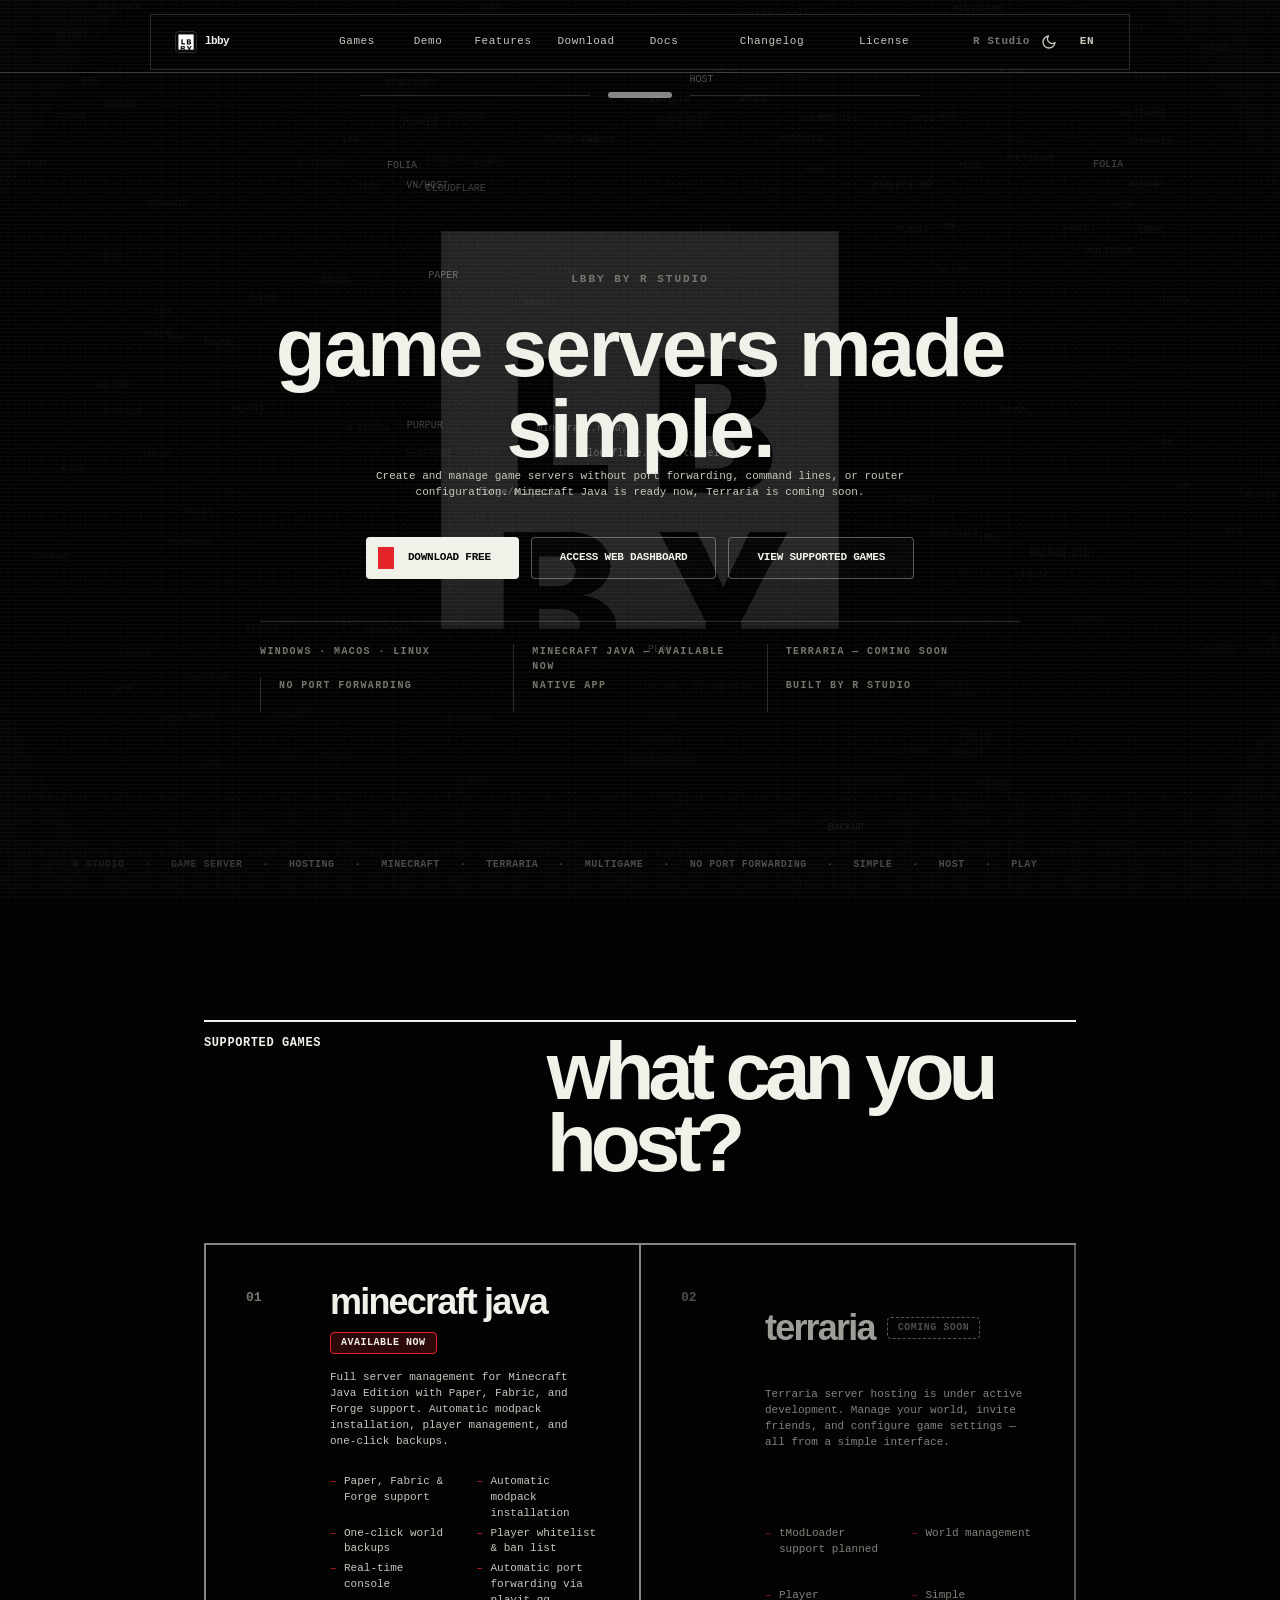
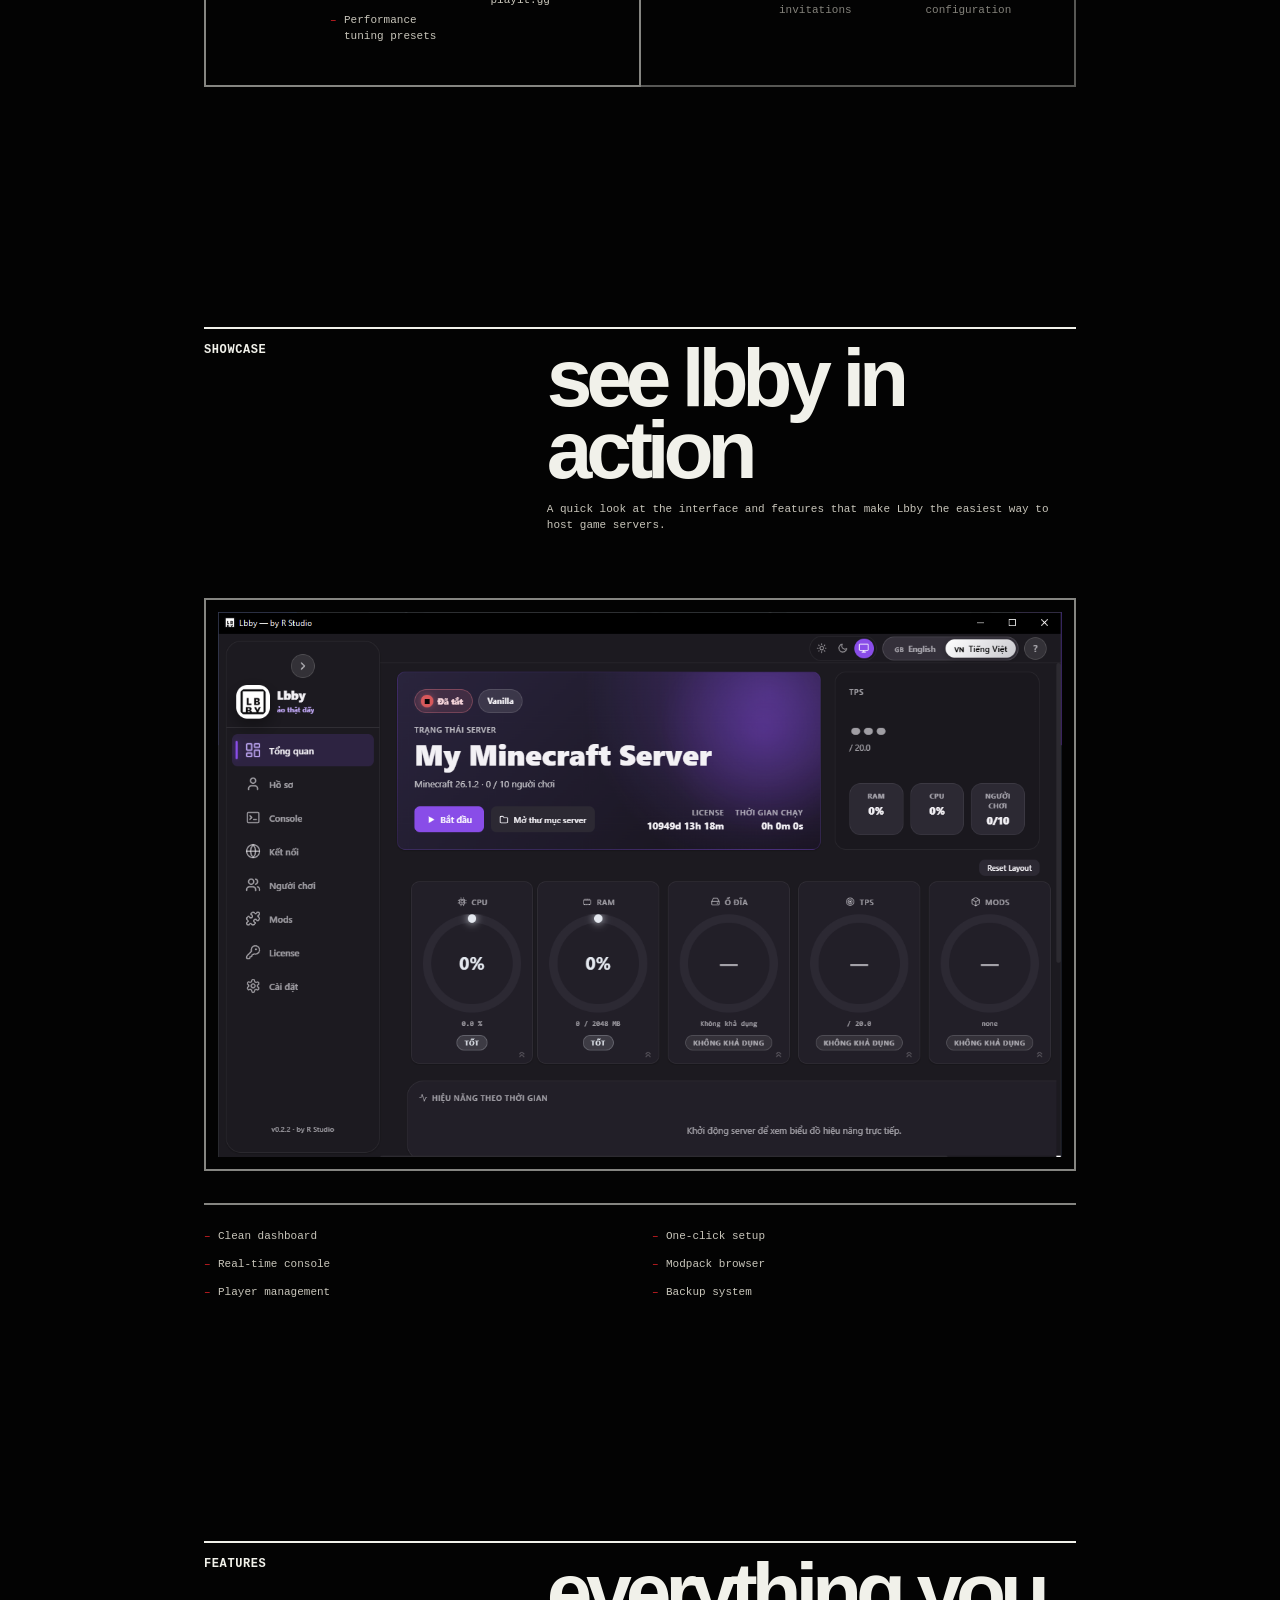
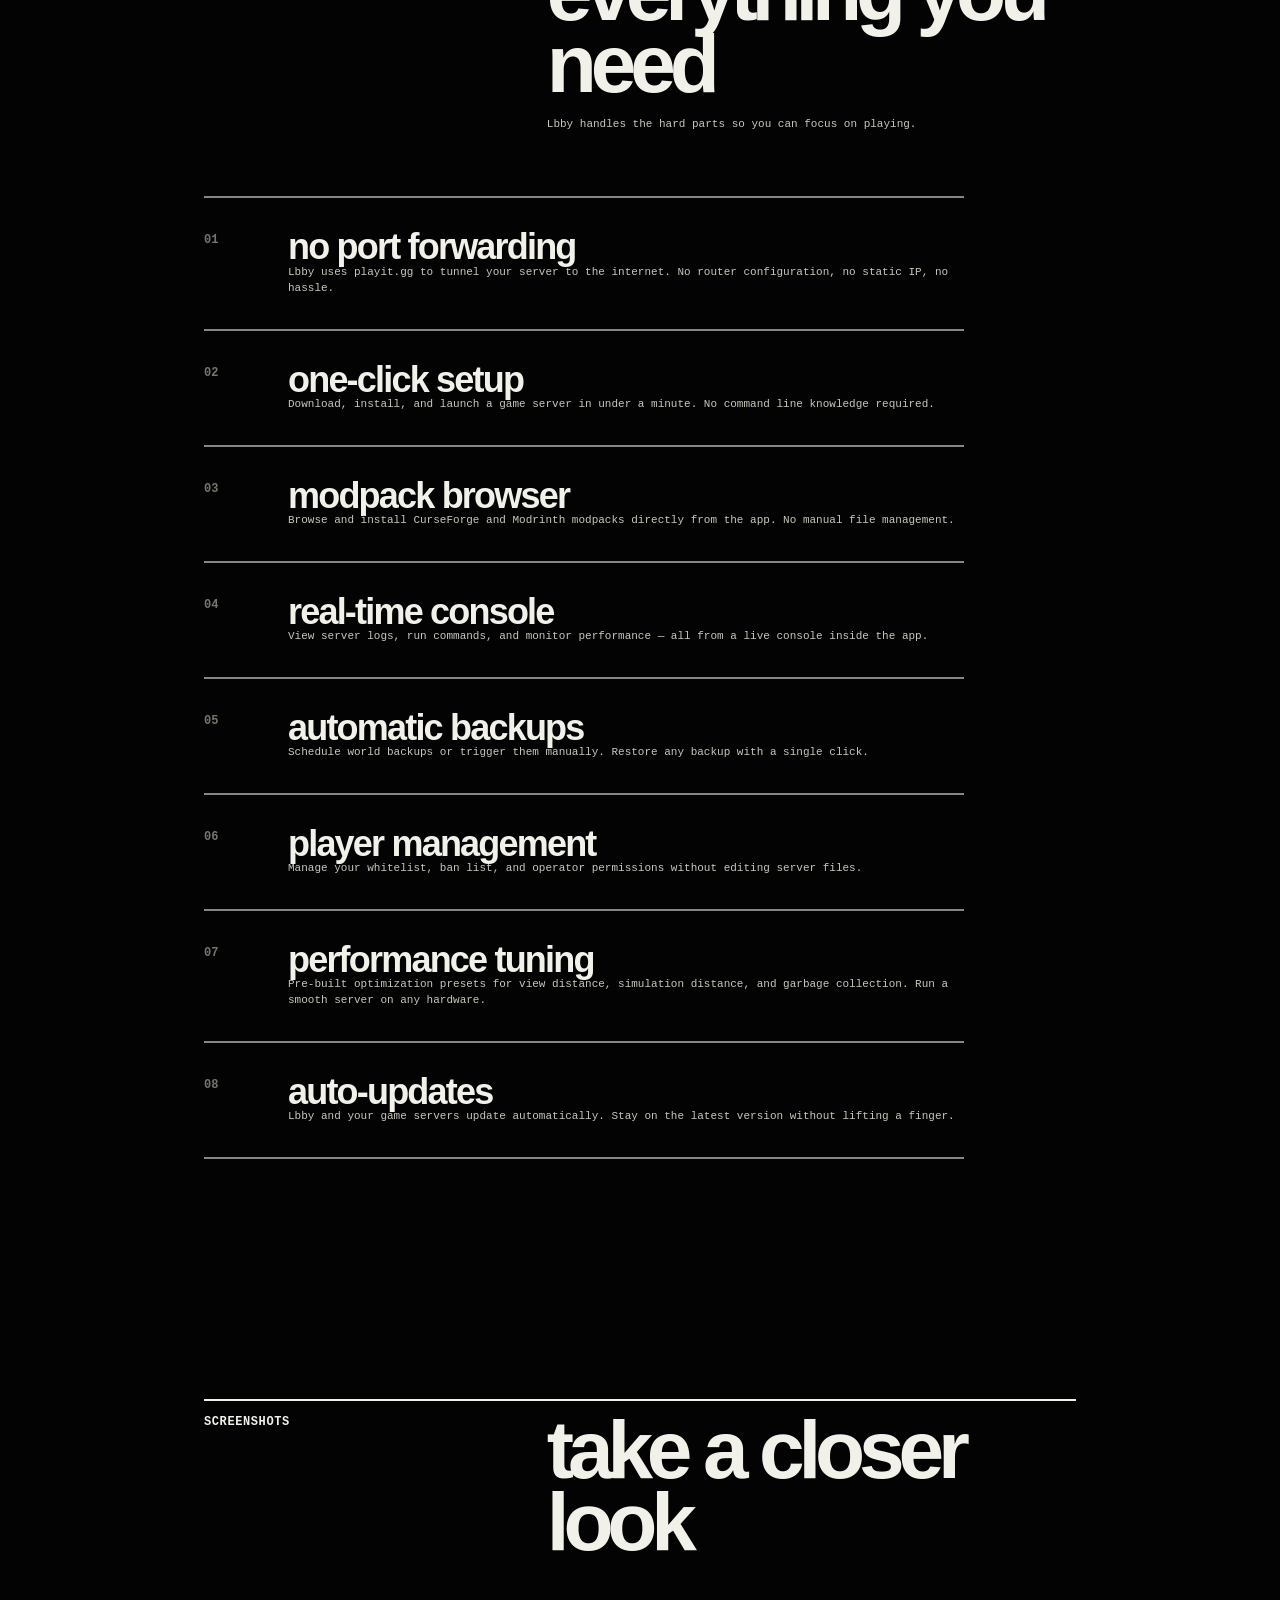
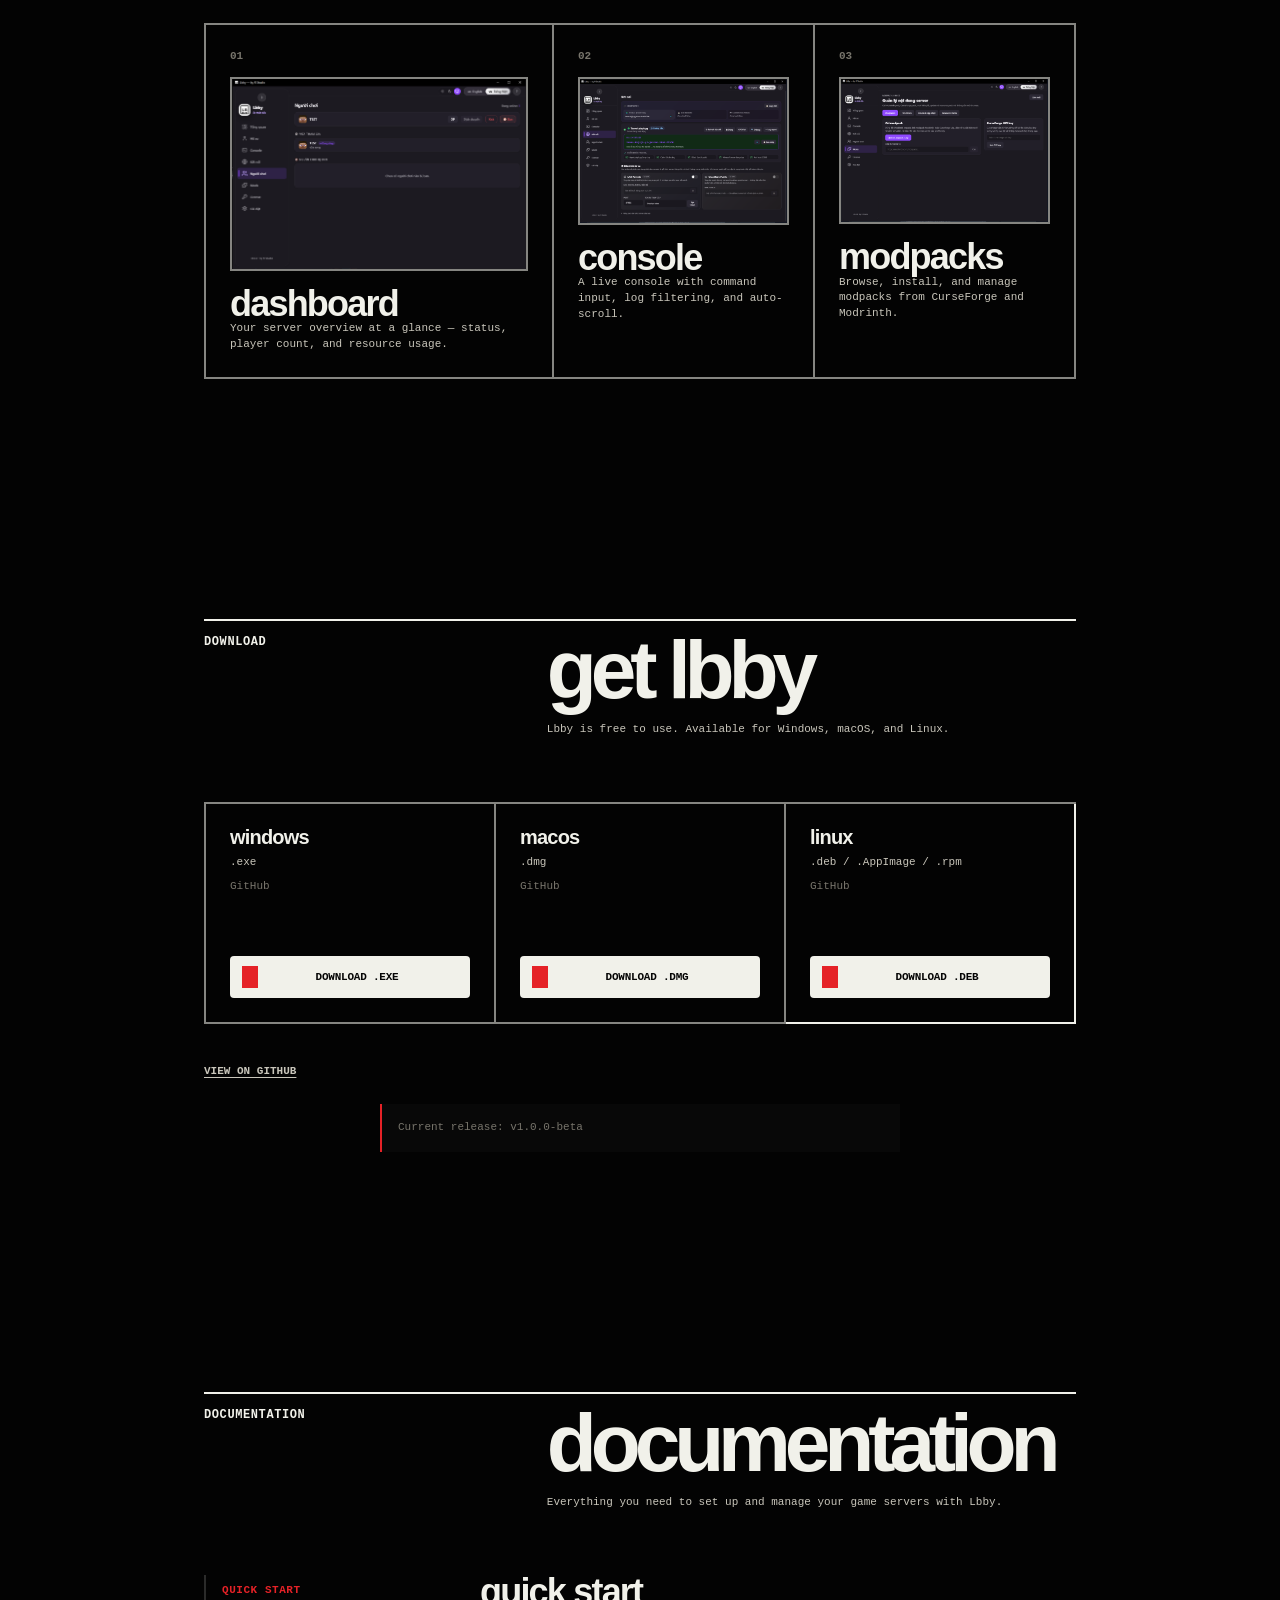
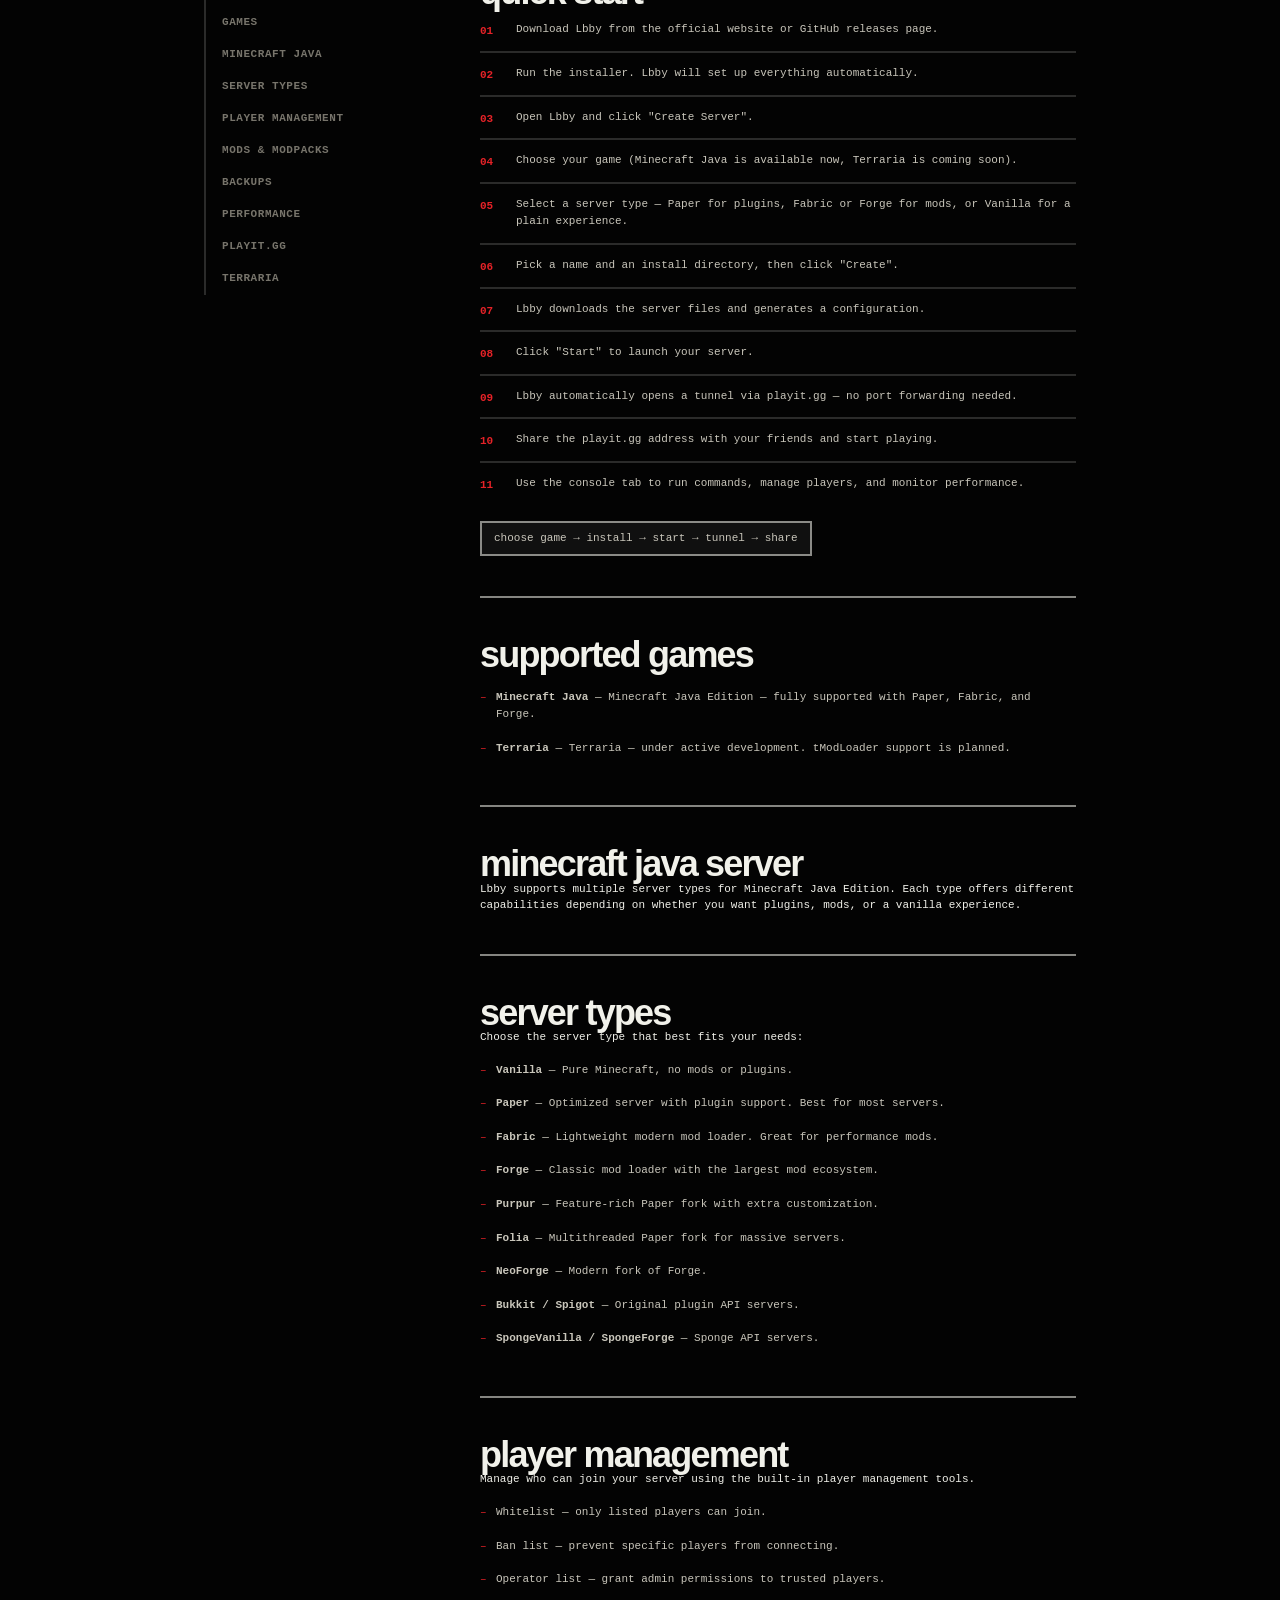
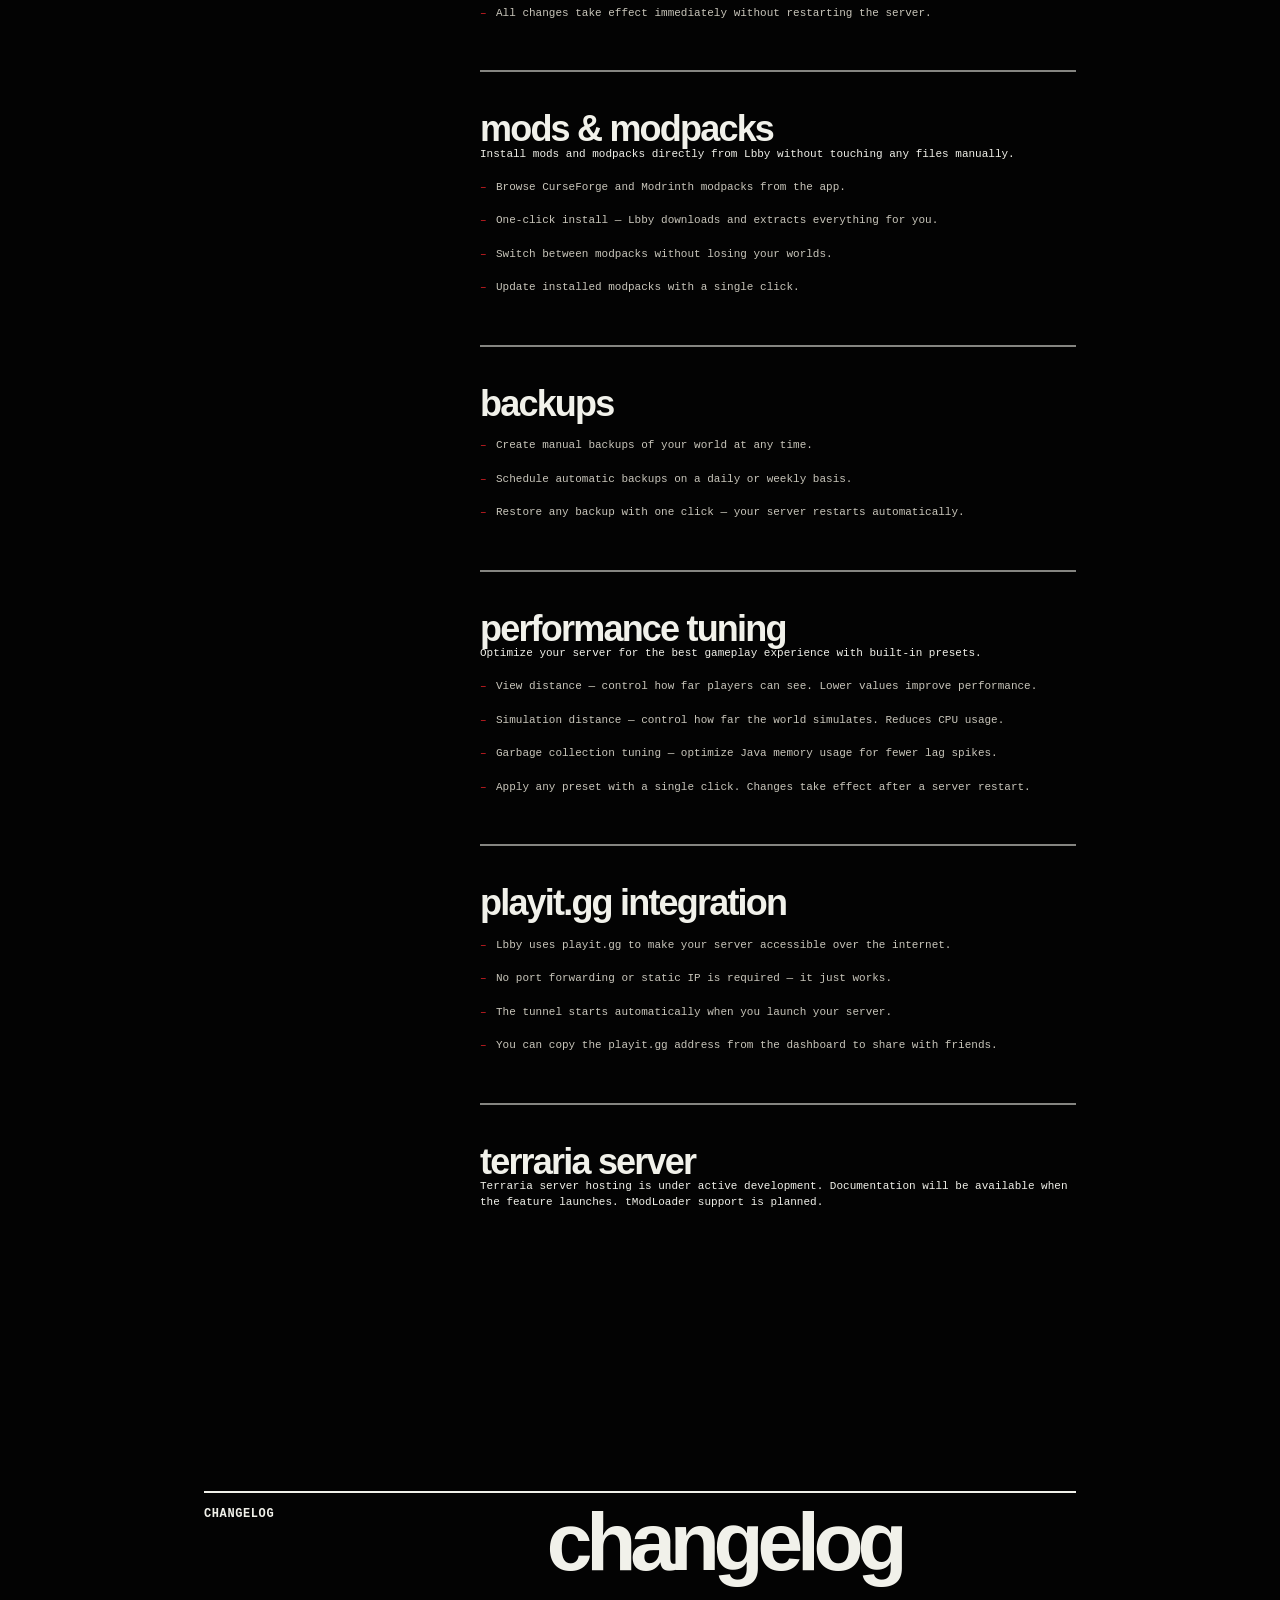
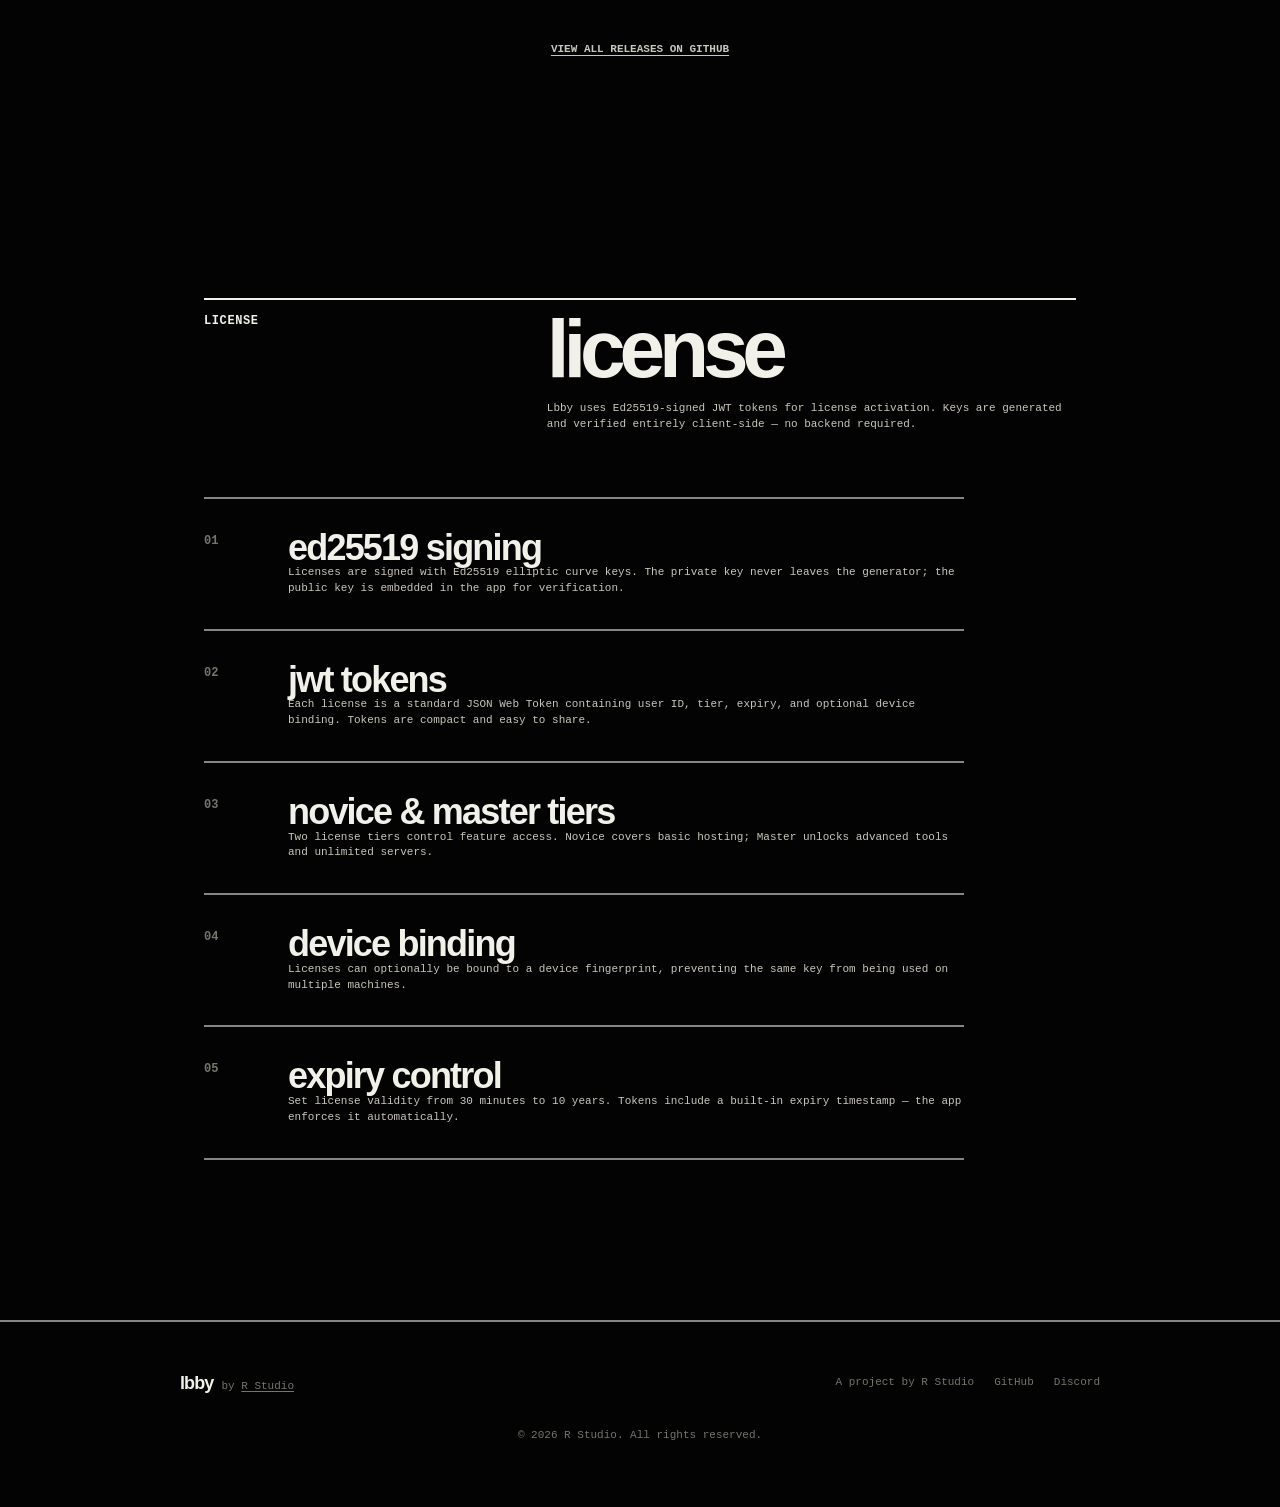
<file: index.html>
<!DOCTYPE html>
<html lang="en" data-theme="dark">
<head>
  <meta charset="UTF-8">
  <meta name="viewport" content="width=device-width, initial-scale=1.0">
  <meta http-equiv="Content-Security-Policy" content="default-src 'self'; script-src 'self' 'unsafe-inline' 'unsafe-eval'; style-src 'self' 'unsafe-inline' https://fonts.googleapis.com; img-src 'self' data: blob: https:; font-src 'self' data: https://fonts.gstatic.com; connect-src 'self' https://api.github.com; base-uri 'self'; form-action 'self'; frame-ancestors 'none';">
  <title>Lbby — Game Server Hosting by R Studio</title>
  <meta name="description" content="Lbby is a free game server hosting app by R Studio. Host and manage servers without port forwarding, terminal commands, or router configuration. Minecraft Java is available now, with Terraria coming soon.">
  <meta property="og:type" content="website">
  <meta property="og:url" content="https://lbby.net">
  <meta property="og:title" content="Lbby — Game Server Hosting by R Studio">
  <meta property="og:description" content="Lbby is a free game server hosting app by R Studio. Host and manage servers without port forwarding, terminal commands, or router configuration.">
  <meta property="og:image" content="https://lbby.net/assets/og-image.png">
  <meta property="og:locale" content="en_US">
  <meta property="og:locale:alternate" content="vi_VN">
  <link rel="icon" type="image/png" sizes="32x32" href="/assets/favicon-32.png">
  <link rel="icon" type="image/png" sizes="16x16" href="/assets/favicon-16.png">
  <link rel="shortcut icon" href="/favicon.ico">
  <link rel="preconnect" href="https://fonts.googleapis.com">
  <link rel="preconnect" href="https://fonts.gstatic.com" crossorigin>
  <link href="https://fonts.googleapis.com/css2?family=Inter:wght@900&family=JetBrains+Mono:wght@400;500;600;700;800;900&display=swap" rel="stylesheet">
  <link rel="stylesheet" href="/css/style.css?v=nav-fix-6ba359d">
  <script>
    (function() {
      try {
        var t = localStorage.getItem('lbby-theme');
        if (!t) t = window.matchMedia('(prefers-color-scheme: dark)').matches ? 'dark' : 'light';
        document.documentElement.setAttribute('data-theme', t);
      } catch(e) {}
    })();
  </script>
</head>
<body>

  <!-- ══════════════════════════════════════════════════════════════
       NAVIGATION
       ══════════════════════════════════════════════════════════════ -->
  <nav class="nav" id="nav">
    <div class="nav__inner">
      <a href="/" class="nav__logo">
        <img src="/assets/lbby-app-icon-square.png" alt="Lbby" width="28" height="28">
        <span>Lbby</span>
      </a>
      <div class="nav__links">
        <a href="#games" class="nav__link" data-i18n="nav.games">Games</a>
        <a href="#showcase" class="nav__link">Demo</a>
        <a href="#features" class="nav__link" data-i18n="nav.features">Features</a>
        <a href="#download" class="nav__link" data-i18n="nav.download">Download</a>
        <a href="#docs" class="nav__link" data-i18n="nav.docs">Docs</a>
        <a href="#changelog" class="nav__link" data-i18n="nav.changelog">Changelog</a>
        <a href="#license" class="nav__link" data-i18n="nav.license">License</a>
      </div>
      <div class="nav__toggles">
        <a href="https://lbby.net" class="nav__link nav__link--brand">R Studio</a>
        <button class="theme-toggle" id="theme-toggle" aria-label="Switch to light mode">
          <svg class="icon-sun" width="16" height="16" viewBox="0 0 24 24" fill="none" stroke="currentColor" stroke-width="2" stroke-linecap="round" stroke-linejoin="round"><circle cx="12" cy="12" r="5"/><line x1="12" y1="1" x2="12" y2="3"/><line x1="12" y1="21" x2="12" y2="23"/><line x1="4.22" y1="4.22" x2="5.64" y2="5.64"/><line x1="18.36" y1="18.36" x2="19.78" y2="19.78"/><line x1="1" y1="12" x2="3" y2="12"/><line x1="21" y1="12" x2="23" y2="12"/><line x1="4.22" y1="19.78" x2="5.64" y2="18.36"/><line x1="18.36" y1="5.64" x2="19.78" y2="4.22"/></svg>
          <svg class="icon-moon" width="16" height="16" viewBox="0 0 24 24" fill="none" stroke="currentColor" stroke-width="2" stroke-linecap="round" stroke-linejoin="round"><path d="M21 12.79A9 9 0 1 1 11.21 3 7 7 0 0 0 21 12.79z"/></svg>
        </button>
        <button class="lang-toggle" id="lang-toggle" aria-label="Switch language">
          <span class="lang-label" data-i18n="lang.toggle">VI</span>
        </button>
      </div>
      <button class="nav__hamburger" id="hamburger" aria-label="Menu" aria-expanded="false" aria-controls="nav-dropdown">
        <span></span><span></span><span></span>
      </button>
    </div>
  </nav>
  <div class="nav__dropdown" id="nav-dropdown">
    <a href="#games" data-i18n="nav.games">Games</a>
    <a href="#showcase">Demo</a>
    <a href="#features" data-i18n="nav.features">Features</a>
    <a href="#download" data-i18n="nav.download">Download</a>
    <a href="#docs" data-i18n="nav.docs">Docs</a>
    <a href="#changelog" data-i18n="nav.changelog">Changelog</a>
    <a href="#license" data-i18n="nav.license">License</a>
    <div class="nav__dropdown-toggles">
      <a href="https://lbby.net" class="nav__link nav__link--brand">R Studio</a>
      <button class="theme-toggle" aria-label="Switch theme" onclick="document.getElementById('theme-toggle').click()">
        <svg class="icon-sun" width="16" height="16" viewBox="0 0 24 24" fill="none" stroke="currentColor" stroke-width="2"><circle cx="12" cy="12" r="5"/><line x1="12" y1="1" x2="12" y2="3"/><line x1="12" y1="21" x2="12" y2="23"/></svg>
        <svg class="icon-moon" width="16" height="16" viewBox="0 0 24 24" fill="none" stroke="currentColor" stroke-width="2"><path d="M21 12.79A9 9 0 1 1 11.21 3 7 7 0 0 0 21 12.79z"/></svg>
      </button>
      <button class="lang-toggle" onclick="document.getElementById('lang-toggle').click()">
        <span class="lang-label" data-i18n="lang.toggle">VI</span>
      </button>
    </div>
  </div>

  <!-- ══════════════════════════════════════════════════════════════
       HERO
       ══════════════════════════════════════════════════════════════ -->
  <section class="hero" id="hero">
    <canvas class="hero__canvas" id="ascii-bg" aria-hidden="true"></canvas>
    <div class="site-noise" aria-hidden="true"></div>
    <div class="scanline" aria-hidden="true"></div>
    <div class="hero__chrome" aria-hidden="true">
      <span></span><span></span><span></span>
    </div>
    <div class="hero__logo-field" aria-hidden="true">
      <img src="/assets/lbby-app-icon-square.png" alt="">
    </div>
    <div class="hero__content">
      <p class="hero__eyebrow" data-i18n="hero.eyebrow">Lbby by R Studio</p>
      <h1 class="hero__headline" data-i18n="hero.headline">Game servers made simple.</h1>
      <p class="hero__sub" data-i18n="hero.sub">Host and manage game servers without port forwarding, command-line work, or router configuration. Minecraft Java is available now, with Terraria support on the way.</p>
      <div class="hero__buttons">
        <a href="#download" class="btn btn--primary" data-i18n="hero.cta.download">Download Free</a>
        <a href="https://web.lbby.net/dashboard" class="btn btn--secondary">Access Web Dashboard</a>
        <a href="#games" class="btn btn--secondary" data-i18n="hero.cta.games">View Supported Games</a>
      </div>
      <div class="hero__meta">
        <span class="hero__meta-item">Windows · macOS · Linux</span>
        <span class="hero__meta-divider">·</span>
        <span class="hero__meta-item" data-i18n="hero.meta.minecraft">Minecraft Java — Available now</span>
        <span class="hero__meta-divider">·</span>
        <span class="hero__meta-item" data-i18n="hero.meta.terraria">Terraria — Coming soon</span>
        <span class="hero__meta-divider">·</span>
        <span class="hero__meta-item" data-i18n="hero.meta.nopf">No port forwarding</span>
        <span class="hero__meta-divider">·</span>
        <span class="hero__meta-item" data-i18n="hero.meta.native">Native app</span>
        <span class="hero__meta-divider">·</span>
        <span class="hero__meta-item" data-i18n="hero.meta.rstudio">Built by R Studio</span>
      </div>
    </div>
    <div class="hero__strip" aria-hidden="true">
      <span>LBBY</span><span>·</span><span>R STUDIO</span><span>·</span><span>GAME SERVER</span><span>·</span><span>HOSTING</span><span>·</span><span>MINECRAFT</span><span>·</span><span>TERRARIA</span><span>·</span><span>MULTIGAME</span><span>·</span><span>NO PORT FORWARDING</span><span>·</span><span>SIMPLE</span><span>·</span><span>HOST</span><span>·</span><span>PLAY</span>
    </div>
  </section>

  <!-- ══════════════════════════════════════════════════════════════
       SUPPORTED GAMES
       ══════════════════════════════════════════════════════════════ -->
  <section class="section" id="games">
    <div class="section__header reveal">
      <p class="section-label" data-i18n="games.label">Supported Games</p>
      <h2 class="section-title" data-i18n="games.title">Start with Minecraft Java. More game servers are on the way.</h2>
    </div>
    <div class="games__grid reveal">
      <div class="game-card">
        <div class="game-card__index">01</div>
        <div class="game-card__header">
          <h3 class="game-card__title" data-i18n="games.minecraft.title">Minecraft Java</h3>
          <span class="game-card__status game-card__status--available" data-i18n="games.minecraft.status">Available now</span>
        </div>
        <p class="game-card__desc" data-i18n="games.minecraft.desc">Fully developed hosting support for Minecraft Java servers, including guided setup, server types, mods, plugins, modpacks, playit.gg tunneling, backups, performance tools, and player management.</p>
        <ul class="game-card__features">
          <li data-i18n="games.minecraft.f1">Guided server setup</li>
          <li data-i18n="games.minecraft.f2">11 server types</li>
          <li data-i18n="games.minecraft.f3">Mods, plugins, and modpacks</li>
          <li data-i18n="games.minecraft.f4">Built-in tunnel support</li>
          <li data-i18n="games.minecraft.f5">Backups and restore</li>
          <li data-i18n="games.minecraft.f6">Player management</li>
          <li data-i18n="games.minecraft.f7">Performance tools</li>
        </ul>
      </div>
      <div class="game-card game-card--upcoming">
        <div class="game-card__index">02</div>
        <div class="game-card__header">
          <h3 class="game-card__title" data-i18n="games.terraria.title">Terraria</h3>
          <span class="game-card__status game-card__status--coming" data-i18n="games.terraria.status">Coming soon</span>
        </div>
        <p class="game-card__desc" data-i18n="games.terraria.desc">Terraria server hosting is planned as Lbby expands into multi-game hosting.</p>
        <ul class="game-card__features">
          <li data-i18n="games.terraria.f1">Planned server setup flow</li>
          <li data-i18n="games.terraria.f2">Planned hosting controls</li>
          <li data-i18n="games.terraria.f3">Planned friend/community hosting</li>
          <li data-i18n="games.terraria.f4">Roadmap item</li>
        </ul>
      </div>
    </div>
  </section>

  <!-- ══════════════════════════════════════════════════════════════
       DASHBOARD
       ══════════════════════════════════════════════════════════════ -->
  <section class="section" id="showcase">
    <div class="section__header reveal">
      <p class="section-label" data-i18n="showcase.label">Dashboard</p>
      <h2 class="section-title" data-i18n="showcase.title">One dashboard for your game servers</h2>
      <p class="body-text" data-i18n="showcase.desc">An intuitive control panel for installing, starting, managing, and sharing game servers. Minecraft Java support is available now, with Terraria support on the way.</p>
    </div>
    <div class="showcase__image reveal">
      <img src="/assets/dashboard.png" alt="Lbby dashboard showing game server management" loading="lazy">
    </div>
    <div class="showcase__bullets reveal">
      <div class="showcase__bullet" data-i18n="showcase.b1">Clean, user-friendly interface</div>
      <div class="showcase__bullet" data-i18n="showcase.b2">Install and manage supported game servers</div>
      <div class="showcase__bullet" data-i18n="showcase.b3">Manage mods, plugins, and modpacks where supported</div>
      <div class="showcase__bullet" data-i18n="showcase.b4">Create backups and restore server data</div>
      <div class="showcase__bullet" data-i18n="showcase.b5">Monitor server status and performance</div>
      <div class="showcase__bullet" data-i18n="showcase.b6">Share servers without router configuration</div>
    </div>
  </section>

  <!-- ══════════════════════════════════════════════════════════════
       FEATURES
       ══════════════════════════════════════════════════════════════ -->
  <section class="section" id="features">
    <div class="section__header reveal">
      <p class="section-label" data-i18n="features.label">Features</p>
      <h2 class="section-title" data-i18n="features.title">Everything you need to host</h2>
      <p class="body-text" data-i18n="features.subtitle">From zero to a running game server in minutes. No terminal, no config files, no headaches.</p>
    </div>
    <div class="features__list reveal">
      <div class="feature-row">
        <span class="feature-row__index">01</span>
        <div class="feature-row__body">
          <h3 class="feature-row__title" data-i18n="features.f1.title">Game Server Setup</h3>
          <p class="feature-row__desc" data-i18n="features.f1.desc">Create supported game servers through a guided setup flow. Minecraft Java is fully supported today, with Terraria support on the roadmap.</p>
        </div>
      </div>
      <div class="feature-row">
        <span class="feature-row__index">02</span>
        <div class="feature-row__body">
          <h3 class="feature-row__title" data-i18n="features.f2.title">Minecraft Java Support</h3>
          <p class="feature-row__desc" data-i18n="features.f2.desc">Vanilla, Paper, Folia, Purpur, Bukkit, Spigot, Forge, Fabric, NeoForge, SpongeVanilla, and SpongeForge — all from a guided setup wizard.</p>
        </div>
      </div>
      <div class="feature-row">
        <span class="feature-row__index">03</span>
        <div class="feature-row__body">
          <h3 class="feature-row__title" data-i18n="features.f3.title">Play Anywhere</h3>
          <p class="feature-row__desc" data-i18n="features.f3.desc">Built-in tunnel support so friends can join from anywhere. No port forwarding or static IP needed.</p>
        </div>
      </div>
      <div class="feature-row">
        <span class="feature-row__index">04</span>
        <div class="feature-row__body">
          <h3 class="feature-row__title" data-i18n="features.f4.title">Remote Control</h3>
          <p class="feature-row__desc" data-i18n="features.f4.desc">Manage your server from your phone or another PC where supported. LAN + Cloudflare Quick Tunnel with secure token authentication.</p>
        </div>
      </div>
      <div class="feature-row">
        <span class="feature-row__index">05</span>
        <div class="feature-row__body">
          <h3 class="feature-row__title" data-i18n="features.f5.title">Mods &amp; Plugins</h3>
          <p class="feature-row__desc" data-i18n="features.f5.desc">For Minecraft Java, browse Modrinth, install mods and plugins, use modpacks from Modrinth and CurseForge, and check updates automatically.</p>
        </div>
      </div>
      <div class="feature-row">
        <span class="feature-row__index">06</span>
        <div class="feature-row__body">
          <h3 class="feature-row__title" data-i18n="features.f6.title">Backups</h3>
          <p class="feature-row__desc" data-i18n="features.f6.desc">Create ZIP backups, restore from backups, and schedule automatic backups. Never lose your world again.</p>
        </div>
      </div>
      <div class="feature-row">
        <span class="feature-row__index">07</span>
        <div class="feature-row__body">
          <h3 class="feature-row__title" data-i18n="features.f7.title">Performance</h3>
          <p class="feature-row__desc" data-i18n="features.f7.desc">JVM optimization presets, TPS monitoring, chunk pre-generation, and customizable dashboard with live ring meters for Minecraft Java servers.</p>
        </div>
      </div>
      <div class="feature-row">
        <span class="feature-row__index">08</span>
        <div class="feature-row__body">
          <h3 class="feature-row__title" data-i18n="features.f8.title">Player Admin</h3>
          <p class="feature-row__desc" data-i18n="features.f8.desc">For Minecraft Java, manage online players with avatars, OP, kick, ban, unban, teleport, and more.</p>
        </div>
      </div>
    </div>
  </section>

  <!-- ══════════════════════════════════════════════════════════════
       SCREENSHOTS
       ══════════════════════════════════════════════════════════════ -->
  <section class="section" id="screenshots">
    <div class="section__header reveal">
      <p class="section-label" data-i18n="screenshots.label">See it in action</p>
      <h2 class="section-title" data-i18n="screenshots.title">A closer look at Lbby's Minecraft Java hosting experience.</h2>
    </div>
    <div class="screenshots__grid reveal">
      <div class="screenshot-card">
        <span class="screenshot-card__index">01</span>
        <img src="/assets/manager-player.png" alt="Player management in Lbby" loading="lazy">
        <h3 class="screenshot-card__title" data-i18n="screenshots.s1.title">Player Management</h3>
        <p class="screenshot-card__desc" data-i18n="screenshots.s1.desc">Manage multiple players easily on your Minecraft Java server.</p>
      </div>
      <div class="screenshot-card">
        <span class="screenshot-card__index">02</span>
        <img src="/assets/connect-world.png" alt="Playit.gg integration in Lbby" loading="lazy">
        <h3 class="screenshot-card__title" data-i18n="screenshots.s2.title">Playit.gg Integration</h3>
        <p class="screenshot-card__desc" data-i18n="screenshots.s2.desc">Create a public server address without port forwarding.</p>
      </div>
      <div class="screenshot-card">
        <span class="screenshot-card__index">03</span>
        <img src="/assets/automodpack.png" alt="Mod and modpack support in Lbby" loading="lazy">
        <h3 class="screenshot-card__title" data-i18n="screenshots.s3.title">Full Mod &amp; Modpack Support</h3>
        <p class="screenshot-card__desc" data-i18n="screenshots.s3.desc">Install mods, plugins, and modpacks quickly for Minecraft Java servers.</p>
      </div>
    </div>
  </section>

  <!-- ══════════════════════════════════════════════════════════════
       DOWNLOAD
       ══════════════════════════════════════════════════════════════ -->
  <section class="section" id="download">
    <div class="section__header reveal">
      <p class="section-label" data-i18n="download.label">Download</p>
      <h2 class="section-title" data-i18n="download.title">Get Lbby</h2>
      <p class="body-text" data-i18n="download.desc">Free to use. Available for Windows, macOS, and Linux. Minecraft Java hosting is available now. Terraria support is coming soon.</p>
    </div>
    <div class="download__cards reveal" id="download-cards">
      <div class="download-card" data-platform="windows">
        <span class="download-card__platform">Windows</span>
        <span class="download-card__ext">.exe</span>
        <span class="download-card__size">—</span>
        <a class="btn btn--primary download-card__btn" href="https://github.com/aindrewkwk/lbby-releases/releases/latest">Download .exe</a>
      </div>
      <div class="download-card" data-platform="macos">
        <span class="download-card__platform">macOS</span>
        <span class="download-card__ext">.dmg</span>
        <span class="download-card__size">—</span>
        <a class="btn btn--primary download-card__btn" href="https://github.com/aindrewkwk/lbby-releases/releases/latest">Download .dmg</a>
      </div>
      <div class="download-card" data-platform="linux">
        <span class="download-card__platform">Linux</span>
        <span class="download-card__ext">.deb / .AppImage / .rpm</span>
        <span class="download-card__size">—</span>
        <a class="btn btn--primary download-card__btn" href="https://github.com/aindrewkwk/lbby-releases/releases/latest">Download .deb</a>
      </div>
    </div>
    <div class="download__footer reveal">
      <a href="https://github.com/aindrewkwk/lbby-releases/releases" class="download__gh-link" data-i18n="download.gh">View All Releases on GitHub</a>
      <p class="download__beta" data-i18n="download.beta">Beta: The app is unsigned. On macOS: right-click → Open → Open. On Windows: More info → Run anyway.</p>
    </div>
  </section>

  <!-- ══════════════════════════════════════════════════════════════
       DOCS
       ══════════════════════════════════════════════════════════════ -->
  <section class="section" id="docs">
    <div class="section__header reveal">
      <p class="section-label" data-i18n="docs.label">Documentation</p>
      <h2 class="section-title" data-i18n="docs.title">Getting Started</h2>
      <p class="body-text" data-i18n="docs.subtitle">From download to your first game server in minutes.</p>
    </div>
    <div class="docs__content reveal">
      <nav class="docs__sidebar" aria-label="Documentation navigation">
        <a href="#docs-quickstart" class="docs__nav-link active" data-i18n="docs.nav.quickstart">Quick Start</a>
        <a href="#docs-games" class="docs__nav-link" data-i18n="docs.nav.games">Supported Games</a>
        <a href="#docs-minecraft" class="docs__nav-link" data-i18n="docs.nav.minecraft">Minecraft Java</a>
        <a href="#docs-types" class="docs__nav-link" data-i18n="docs.nav.types">Server Types</a>
        <a href="#docs-players" class="docs__nav-link" data-i18n="docs.nav.players">Player Management</a>
        <a href="#docs-mods" class="docs__nav-link" data-i18n="docs.nav.mods">Mods &amp; Plugins</a>
        <a href="#docs-backups" class="docs__nav-link" data-i18n="docs.nav.backups">Backups</a>
        <a href="#docs-performance" class="docs__nav-link" data-i18n="docs.nav.performance">Performance</a>
        <a href="#docs-playit" class="docs__nav-link" data-i18n="docs.nav.playit">playit.gg</a>
        <a href="#docs-terraria" class="docs__nav-link" data-i18n="docs.nav.terraria">Terraria Roadmap</a>
      </nav>
      <div class="docs__body">
        <div class="docs__section" id="docs-quickstart">
          <h3 class="docs__section-title" data-i18n="docs.quickstart.title">Quick Start</h3>
          <ol class="docs__steps">
            <li data-i18n="docs.quickstart.s1">Download and install Lbby for your platform</li>
            <li data-i18n="docs.quickstart.s2">Open Lbby — the setup wizard will guide you</li>
            <li data-i18n="docs.quickstart.s3">Choose a supported game</li>
            <li data-i18n="docs.quickstart.s4">For now, select Minecraft Java</li>
            <li data-i18n="docs.quickstart.s5">Pick a Minecraft server type: Paper recommended, Fabric, Forge, etc.</li>
            <li data-i18n="docs.quickstart.s6">Choose a Minecraft version and loader/build version if needed</li>
            <li data-i18n="docs.quickstart.s7">Set your server name, folder, RAM, and max players</li>
            <li data-i18n="docs.quickstart.s8">Click Install Server</li>
            <li data-i18n="docs.quickstart.s9">Open the Dashboard and click Start</li>
            <li data-i18n="docs.quickstart.s10">Open the Tunnel tab and start playit.gg</li>
            <li data-i18n="docs.quickstart.s11">Share the public tunnel address with friends</li>
          </ol>
          <p class="docs__summary"><code>choose game → install → start → tunnel → share</code></p>
        </div>
        <div class="docs__section" id="docs-games">
          <h3 class="docs__section-title" data-i18n="docs.games.title">Supported Games</h3>
          <ul class="docs__list">
            <li><strong>Minecraft Java</strong> — <span data-i18n="docs.games.mc">Available now</span></li>
            <li><strong>Terraria</strong> — <span data-i18n="docs.games.terraria">Coming soon</span></li>
          </ul>
        </div>
        <div class="docs__section" id="docs-minecraft">
          <h3 class="docs__section-title" data-i18n="docs.minecraft.title">Minecraft Java</h3>
          <p class="body-text" data-i18n="docs.minecraft.desc">Minecraft Java is Lbby's first fully supported game. It includes guided setup, server types, mods, plugins, modpacks, player management, backups, tunnels, and performance tools.</p>
        </div>
        <div class="docs__section" id="docs-types">
          <h3 class="docs__section-title" data-i18n="docs.types.title">Server Types</h3>
          <p class="body-text" data-i18n="docs.types.intro">Lbby supports 11 Minecraft Java server types:</p>
          <ul class="docs__list">
            <li><strong>Vanilla</strong> — Pure Minecraft, no mods or plugins.</li>
            <li><strong>Paper</strong> — Optimized server with plugin support. Best for most servers.</li>
            <li><strong>Fabric</strong> — Lightweight modern mod loader. Great for performance mods.</li>
            <li><strong>Forge</strong> — Classic mod loader with the largest mod ecosystem.</li>
            <li><strong>Purpur</strong> — Feature-rich Paper fork with extra customization.</li>
            <li><strong>Folia</strong> — Multithreaded Paper fork for massive servers.</li>
            <li><strong>NeoForge</strong> — Modern fork of Forge.</li>
            <li><strong>Bukkit / Spigot</strong> — Original plugin API servers.</li>
            <li><strong>SpongeVanilla / SpongeForge</strong> — Sponge API servers.</li>
          </ul>
        </div>
        <div class="docs__section" id="docs-players">
          <h3 class="docs__section-title" data-i18n="docs.players.title">Player Management</h3>
          <p class="body-text" data-i18n="docs.players.desc">For Minecraft Java servers, click any online player to open the detail modal:</p>
          <ul class="docs__list">
            <li data-i18n="docs.players.l1"><strong>Stats</strong> — Health, food, XP bar, gamemode, position, active effects</li>
            <li data-i18n="docs.players.l2"><strong>Inventory</strong> — View items, give items, remove items, ender chest</li>
            <li data-i18n="docs.players.l3"><strong>Actions</strong> — Kill, heal, feed, freeze, spectate, gamemode, clear effects, set XP</li>
            <li data-i18n="docs.players.l4">OP/de-OP, kick, ban/unban, and teleport from the player list</li>
          </ul>
        </div>
        <div class="docs__section" id="docs-mods">
          <h3 class="docs__section-title" data-i18n="docs.mods.title">Mods &amp; Plugins</h3>
          <p class="body-text" data-i18n="docs.mods.intro">For Minecraft Java:</p>
          <ul class="docs__list">
            <li data-i18n="docs.mods.l1"><strong>Modpacks</strong> — Install Modrinth .mrpack, paste a link, or upload CurseForge .zip</li>
            <li data-i18n="docs.mods.l2"><strong>Browse Mods</strong> — Search Modrinth and install directly</li>
            <li data-i18n="docs.mods.l3"><strong>Updates</strong> — Check for mod updates, update safely</li>
            <li data-i18n="docs.mods.l4"><strong>Resource Packs</strong> — Add, list, remove server resource packs</li>
          </ul>
        </div>
        <div class="docs__section" id="docs-backups">
          <h3 class="docs__section-title" data-i18n="docs.backups.title">Backups</h3>
          <ul class="docs__list">
            <li data-i18n="docs.backups.l1">Create manual ZIP backups of your server</li>
            <li data-i18n="docs.backups.l2">Restore from any previous backup</li>
            <li data-i18n="docs.backups.l3">Schedule automatic backups</li>
          </ul>
        </div>
        <div class="docs__section" id="docs-performance">
          <h3 class="docs__section-title" data-i18n="docs.performance.title">Performance Tips</h3>
          <p class="body-text" data-i18n="docs.performance.intro">For Minecraft Java:</p>
          <ul class="docs__list">
            <li data-i18n="docs.performance.l1">Use Settings → Performance → Low CPU if CPU spikes</li>
            <li data-i18n="docs.performance.l2">Keep Optimized JVM flags enabled</li>
            <li data-i18n="docs.performance.l3">Lower View Distance to 6–8</li>
            <li data-i18n="docs.performance.l4">Use Pre-generate Chunks before players explore far</li>
          </ul>
        </div>
        <div class="docs__section" id="docs-playit">
          <h3 class="docs__section-title" data-i18n="docs.playit.title">playit.gg Troubleshooting</h3>
          <ul class="docs__list">
            <li data-i18n="docs.playit.l1">Dashboard shows the server is Online</li>
            <li data-i18n="docs.playit.l2">Tunnel tab shows playit.gg is running</li>
            <li data-i18n="docs.playit.l3">Local port matches the server port, usually 25565 for Minecraft Java</li>
            <li data-i18n="docs.playit.l4">Use the exact address shown by Lbby, including port if shown</li>
          </ul>
        </div>
        <div class="docs__section" id="docs-terraria">
          <h3 class="docs__section-title" data-i18n="docs.terraria.title">Terraria Roadmap</h3>
          <p class="body-text" data-i18n="docs.terraria.desc">Terraria support is planned as part of Lbby's move toward multi-game hosting. Present it as coming soon, not currently available.</p>
        </div>
      </div>
    </div>
  </section>

  <!-- ══════════════════════════════════════════════════════════════
       CHANGELOG
       ══════════════════════════════════════════════════════════════ -->
  <section class="section" id="changelog">
    <div class="section__header reveal">
      <p class="section-label" data-i18n="changelog.label">Changelog</p>
      <h2 class="section-title" data-i18n="changelog.title">What's new</h2>
    </div>
    <div class="changelog__list reveal" id="changelog-list">
      <!-- Dynamically populated by releases.js -->
    </div>
    <div class="changelog__footer reveal">
      <a href="https://github.com/aindrewkwk/lbby-releases/releases" data-i18n="changelog.all">View All Releases</a>
    </div>
  </section>

  <!-- ══════════════════════════════════════════════════════════════
       LICENSE
       ══════════════════════════════════════════════════════════════ -->
  <section class="section" id="license">
    <div class="section__header reveal">
      <p class="section-label" data-i18n="license.label">License</p>
      <h2 class="section-title" data-i18n="license.title">How Licensing Works</h2>
      <p class="body-text" data-i18n="license.desc">Lbby uses Ed25519-signed JWT tokens for license activation. Keys are generated and verified entirely client-side — no backend required.</p>
    </div>
    <div class="features__list reveal">
      <div class="feature-row">
        <span class="feature-row__index">01</span>
        <div class="feature-row__body">
          <h3 class="feature-row__title" data-i18n="license.f1.title">Ed25519 Signing</h3>
          <p class="feature-row__desc" data-i18n="license.f1.desc">Licenses are signed with Ed25519 elliptic curve keys. The private key never leaves the generator; the public key is embedded in the app for verification.</p>
        </div>
      </div>
      <div class="feature-row">
        <span class="feature-row__index">02</span>
        <div class="feature-row__body">
          <h3 class="feature-row__title" data-i18n="license.f2.title">JWT Tokens</h3>
          <p class="feature-row__desc" data-i18n="license.f2.desc">Each license is a standard JSON Web Token containing user ID, tier, expiry, and optional device binding. Tokens are compact and easy to share.</p>
        </div>
      </div>
      <div class="feature-row">
        <span class="feature-row__index">03</span>
        <div class="feature-row__body">
          <h3 class="feature-row__title" data-i18n="license.f3.title">Novice &amp; Master Tiers</h3>
          <p class="feature-row__desc" data-i18n="license.f3.desc">Two license tiers control feature access. Novice covers basic hosting; Master unlocks advanced tools and unlimited servers.</p>
        </div>
      </div>
      <div class="feature-row">
        <span class="feature-row__index">04</span>
        <div class="feature-row__body">
          <h3 class="feature-row__title" data-i18n="license.f4.title">Device Binding</h3>
          <p class="feature-row__desc" data-i18n="license.f4.desc">Licenses can optionally be bound to a device fingerprint, preventing the same key from being used on multiple machines.</p>
        </div>
      </div>
      <div class="feature-row">
        <span class="feature-row__index">05</span>
        <div class="feature-row__body">
          <h3 class="feature-row__title" data-i18n="license.f5.title">Expiry Control</h3>
          <p class="feature-row__desc" data-i18n="license.f5.desc">Set license validity from 30 minutes to 10 years. Tokens include a built-in expiry timestamp — the app enforces it automatically.</p>
        </div>
      </div>
    </div>
  </section>

  <!-- ══════════════════════════════════════════════════════════════
       FOOTER
       ══════════════════════════════════════════════════════════════ -->
  <footer class="footer">
    <div class="footer__inner">
      <div class="footer__left">
        <a href="/" class="footer__brand">Lbby</a>
        <span class="footer__by">by <a href="https://lbby.net">R Studio</a></span>
      </div>
      <div class="footer__links">
        <a href="https://lbby.net" data-i18n="footer.rstudio">R Studio</a>
        <a href="https://github.com/aindrewkwk/lbby-releases" data-i18n="footer.github">GitHub</a>
        <a href="https://discord.gg/cAyhN24pAN" data-i18n="footer.discord">Discord</a>
      </div>
      <p class="footer__copy">&copy; 2026 R Studio. All rights reserved.</p>
    </div>
  </footer>

  <!-- ══════════════════════════════════════════════════════════════
       SCRIPTS
       ══════════════════════════════════════════════════════════════ -->
  <script src="/js/i18n-en.js"></script>
  <script src="/js/i18n-vi.js"></script>
  <script src="/js/ascii-bg.js"></script>
  <script src="/js/main.js"></script>
  <script src="/js/releases.js"></script>
</body>
</html>
</file>
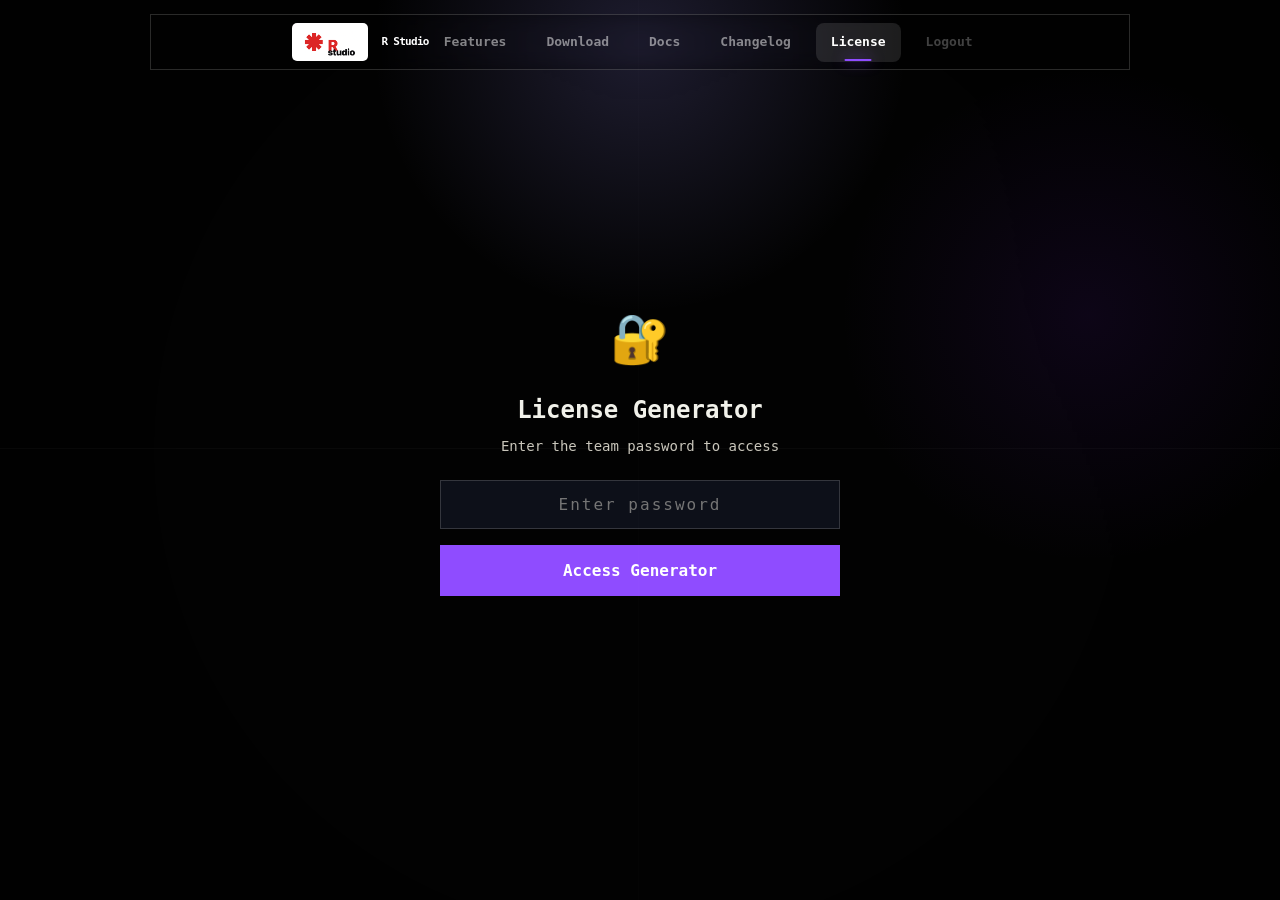
<file: license.html>
<!DOCTYPE html>
<html lang="en">
<head>
  <meta charset="UTF-8">
  <meta name="viewport" content="width=device-width, initial-scale=1.0">
  <meta http-equiv="Content-Security-Policy" content="default-src 'self'; script-src 'self' 'unsafe-inline' 'unsafe-eval'; style-src 'self' 'unsafe-inline'; img-src 'self' data: blob: https:; font-src 'self' data:; connect-src 'self' https://api.github.com; base-uri 'self'; form-action 'self'; frame-ancestors 'none';">
  <title>License Generator — R Studio</title>
  <meta name="description" content="Lbby License Generator by R Studio. Generate and manage license keys.">
  <link rel="icon" href="assets/lbby-app-icon-square.png" type="image/png">
  <link rel="stylesheet" href="css/design-system.css">
  <link rel="stylesheet" href="css/style.css">
  <style>
    .license-container { max-width: 900px; margin: 0 auto; padding: 100px 24px 60px; }
    .license-card { background: var(--bg-card); border: 1px solid var(--border); border-radius: var(--radius); padding: 28px; margin-bottom: 20px; }
    .form-row { display: grid; grid-template-columns: 1fr 1fr; gap: 12px; margin-bottom: 12px; }
    .form-group { display: flex; flex-direction: column; gap: 4px; }
    .form-group label { font-size: 12px; font-weight: 700; color: var(--text-muted); text-transform: uppercase; letter-spacing: 0.5px; }
    .form-group input, .form-group select { padding: 10px 14px; background: var(--bg-card); border: 1px solid var(--border); border-radius: var(--radius-sm); color: var(--text); font-size: 14px; font-family: inherit; outline: none; }
    .form-group input:focus, .form-group select:focus { border-color: var(--accent); }
    .expiry-presets { display: flex; gap: 6px; flex-wrap: wrap; margin-bottom: 12px; }
    .expiry-presets button { padding: 4px 10px; font-size: 11px; background: var(--bg-elevated); border: 1px solid var(--border); border-radius: 6px; color: var(--text-muted); cursor: pointer; }
    .expiry-presets button:hover { border-color: var(--border-hover); color: var(--text); }
    .output-area { background: var(--bg-elevated); border: 1px solid var(--border); border-radius: var(--radius-sm); padding: 14px; font-family: ui-monospace, SFMono-Regular, Menlo, monospace; font-size: 12px; word-break: break-all; min-height: 60px; color: var(--text-muted); margin-bottom: 12px; }
    .status-msg { font-size: 13px; padding: 8px 12px; border-radius: var(--radius-sm); margin-bottom: 12px; display: none; }
    .status-msg.success { display: block; color: var(--green); background: var(--green-bg); border: 1px solid var(--green-border); }
    .status-msg.error { display: block; color: var(--red); background: var(--red-bg); border: 1px solid var(--red-border); }
    .history-table { width: 100%; font-size: 13px; border-collapse: collapse; }
    .history-table th { text-align: left; padding: 8px 12px; color: var(--text-muted); font-size: 11px; text-transform: uppercase; letter-spacing: 0.5px; border-bottom: 1px solid var(--border); }
    .history-table td { padding: 8px 12px; border-bottom: 1px solid var(--border); }
    @media (max-width: 640px) { .form-row { grid-template-columns: 1fr; } }
  </style>
</head>
<body>

  <!-- ── Nav ──────────────────────────────────────────────────────── -->
  <nav class="nav">
    <a href="index.html" class="nav-brand">
      <img src="assets/lbby-r-studio.png" alt="R Studio">
      <span>R Studio</span>
    </a>
    <button class="nav-toggle" onclick="document.querySelector('.nav-links').classList.toggle('open')" aria-label="Menu">☰</button>
    <div class="nav-links">
      <a href="index.html#features">Features</a>
      <a href="index.html#download">Download</a>
      <a href="index.html#docs">Docs</a>
      <a href="index.html#changelog">Changelog</a>
      <a href="license.html" class="active">License</a>
      <a href="#" onclick="logout()" style="margin-left:auto;opacity:0.5;font-size:13px;">Logout</a>
    </div>
  </nav>

  <!-- ── Password Gate ────────────────────────────────────────────── -->
  <div id="passwordGate" style="display: flex; align-items: center; justify-content: center; min-height: 100vh; padding: 20px;">
    <div style="max-width: 400px; width: 100%; text-align: center;">
      <div style="font-size: 48px; margin-bottom: 20px;">🔐</div>
      <h1 style="font-size: 24px; font-weight: 800; margin-bottom: 8px; color: var(--text);">License Generator</h1>
      <p style="color: var(--text-muted); font-size: 14px; margin-bottom: 24px;">Enter the team password to access</p>
      <div style="margin-bottom: 16px;">
        <input type="password" id="passwordInput" placeholder="Enter password" onkeydown="if(event.key==='Enter')checkPassword()" style="
          width: 100%; padding: 14px 18px;
          background: var(--bg-card);
          border: 1px solid var(--border);
          border-radius: var(--radius-sm);
          color: var(--text); font-size: 16px;
          font-family: inherit; outline: none;
          text-align: center; letter-spacing: 2px;
        ">
      </div>
      <button onclick="checkPassword()" style="
        width: 100%; padding: 14px 20px;
        background: var(--accent); color: white;
        border: none; border-radius: var(--radius-sm);
        font-size: 16px; font-weight: 700;
        cursor: pointer; transition: all 0.2s;
      ">Access Generator</button>
      <div id="passwordError" style="display: none; margin-top: 12px; color: var(--red); font-size: 13px;"></div>
    </div>
  </div>

  <!-- ── Main Content ─────────────────────────────────────────────── -->
  <div id="mainContent" style="display: none;">

    <div class="license-container">
      <h1 style="font-size: 28px; font-weight: 900; margin-bottom: 8px;">License Generator</h1>
      <p style="color: var(--text-muted); margin-bottom: 28px;">Generate Ed25519-signed JWT license keys for Lbby.</p>

      <!-- Key Pair -->
      <div class="license-card">
        <h3 style="font-size: 16px; font-weight: 800; margin-bottom: 12px;">🔑 Key Pair</h3>
        <p style="color: var(--text-muted); font-size: 13px; margin-bottom: 12px;">Generate or import your Ed25519 key pair. The private key stays in your browser.</p>
        <div style="display: flex; gap: 8px; margin-bottom: 12px;">
          <button class="btn btn-primary btn-sm" onclick="generateKeyPair()">Generate New Key Pair</button>
          <button class="btn btn-secondary btn-sm" onclick="showImportKey()">Import Private Key</button>
        </div>
        <div id="importKeyArea" style="display: none; margin-bottom: 12px;">
          <textarea id="importKeyInput" placeholder="Paste your PEM private key here..." style="
            width: 100%; min-height: 80px; padding: 12px;
            background: var(--bg-card); border: 1px solid var(--border);
            border-radius: var(--radius-sm); color: var(--text);
            font-family: ui-monospace, monospace; font-size: 11px;
            outline: none; resize: vertical; word-break: break-all;
          "></textarea>
          <button class="btn btn-sm btn-primary" onclick="importKey()" style="margin-top: 8px;">Import</button>
        </div>
        <div id="keyStatus" class="status-msg"></div>
      </div>

      <!-- Generate License -->
      <div class="license-card">
        <h3 style="font-size: 16px; font-weight: 800; margin-bottom: 12px;">📜 Generate License</h3>

        <div class="form-row">
          <div class="form-group">
            <label>User ID</label>
            <input type="text" id="userId" placeholder="Telegram user ID">
          </div>
          <div class="form-group">
            <label>Tier</label>
            <select id="tier">
              <option value="novice">Novice</option>
              <option value="master">Master</option>
            </select>
          </div>
        </div>

        <div class="form-row">
          <div class="form-group">
            <label>Validity</label>
            <div style="display: flex; gap: 8px;">
              <input type="number" id="expiryValue" value="30" min="1" style="width: 100px;">
              <select id="expiryUnit" style="flex: 1;">
                <option value="minutes">Minutes</option>
                <option value="hours">Hours</option>
                <option value="days" selected>Days</option>
                <option value="weeks">Weeks</option>
                <option value="months">Months</option>
                <option value="years">Years</option>
              </select>
            </div>
          </div>
          <div class="form-group">
            <label>JWT ID (optional)</label>
            <input type="text" id="jwtId" placeholder="Auto-generated">
          </div>
        </div>

        <div class="expiry-presets">
          <button onclick="setQuickExpiry(30, 'minutes')">30m</button>
          <button onclick="setQuickExpiry(1, 'hours')">1h</button>
          <button onclick="setQuickExpiry(6, 'hours')">6h</button>
          <button onclick="setQuickExpiry(24, 'hours')">24h</button>
          <button onclick="setQuickExpiry(7, 'days')">7d</button>
          <button onclick="setQuickExpiry(30, 'days')">30d</button>
          <button onclick="setQuickExpiry(90, 'days')">90d</button>
          <button onclick="setQuickExpiry(6, 'months')">6mo</button>
          <button onclick="setQuickExpiry(1, 'years')">1y</button>
          <button onclick="setQuickExpiry(10, 'years')">10y</button>
          <button onclick="setQuickExpiry(100, 'years')">∞</button>
        </div>

        <div class="form-row">
          <div class="form-group">
            <label>Email (optional)</label>
            <input type="text" id="email" placeholder="user@example.com">
          </div>
          <div class="form-group">
            <label>Telegram Username (optional)</label>
            <input type="text" id="tgUsername" placeholder="@username">
          </div>
        </div>

        <div style="display: flex; align-items: center; gap: 12px; margin-bottom: 12px;">
          <label style="display: flex; align-items: center; gap: 6px; font-size: 13px; cursor: pointer;">
            <input type="checkbox" id="bindDevice"> Bind to device
          </label>
          <input type="text" id="deviceId" placeholder="Device fingerprint" style="flex: 1; padding: 8px 12px; background: var(--bg-card); border: 1px solid var(--border); border-radius: var(--radius-sm); color: var(--text); font-size: 13px; font-family: inherit; outline: none;">
        </div>

        <button class="btn btn-primary" onclick="generateLicense()" style="width: 100%; justify-content: center;">Generate License Key</button>

        <div id="licenseStatus" class="status-msg"></div>

        <div id="licenseOutput" style="display: none;">
          <label style="font-size: 12px; font-weight: 700; color: var(--text-muted); text-transform: uppercase; letter-spacing: 0.5px; margin-bottom: 4px; display: block;">Generated License</label>
          <div class="output-area" id="jwtOutput"></div>
          <div style="display: flex; gap: 8px;">
            <button class="btn btn-secondary btn-sm" onclick="copyLicense()">Copy</button>
            <button class="btn btn-secondary btn-sm" onclick="copyActivationMessage()">Copy Activation Message</button>
          </div>
        </div>
      </div>

      <!-- Decode JWT -->
      <div class="license-card">
        <h3 style="font-size: 16px; font-weight: 800; margin-bottom: 12px;">🔍 Decode JWT</h3>
        <textarea id="decodeInput" placeholder="Paste a JWT to decode..." style="
          width: 100%; min-height: 60px; padding: 12px;
          background: var(--bg-card); border: 1px solid var(--border);
          border-radius: var(--radius-sm); color: var(--text);
          font-family: ui-monospace, monospace; font-size: 11px;
          outline: none; resize: vertical; word-break: break-all;
        "></textarea>
        <button class="btn btn-secondary btn-sm" onclick="decodeJwt()" style="margin-top: 8px;">Decode</button>
        <div id="decodeOutput" class="output-area" style="display: none; margin-top: 12px;"></div>
      </div>

      <!-- History -->
      <div class="license-card">
        <div style="display: flex; justify-content: space-between; align-items: center; margin-bottom: 12px;">
          <h3 style="font-size: 16px; font-weight: 800;">📋 History</h3>
          <button class="btn btn-secondary btn-sm" onclick="exportHistory()">Export</button>
        </div>
        <div id="historyArea" style="overflow-x: auto;">
          <p class="text-muted" style="font-size: 13px;">No licenses generated yet.</p>
        </div>
      </div>
    </div>

    <footer class="footer">
      <p>&copy; 2026 R Studio. All rights reserved.</p>
    </footer>
  </div>

  <script>
    // ── Password ────────────────────────────────────────────────────
    // SECURITY: Password hash is still visible (unavoidable on static sites).
    // Added: time-limited auth tokens, rate-limited attempts, non-extractable key storage.
    // For true security, move this behind a server-side API.
    const PASSWORD_HASH = 'c59bc9d351d040c66f96275b4caede8832a403c6d7f4a6220b758c4012df4b94';
    const AUTH_TOKEN_TTL = 3600000; // 1 hour
    const MAX_ATTEMPTS = 5;
    const LOCKOUT_MS = 300000; // 5 min lockout after 5 failures

    // ── Key management now uses IndexedDB + non-extractable CryptoKey ──
    // Private keys are NEVER stored in localStorage anymore.
    // Keys are stored as PEM in IndexedDB and re-imported as non-extractable CryptoKey on load.

    function getAttemptState() {
      try {
        const s = JSON.parse(sessionStorage.getItem('lbby-attempts') || '{}');
        if (s.lockUntil && Date.now() > s.lockUntil) { return { count: 0, lockUntil: 0 }; }
        return s;
      } catch { return { count: 0, lockUntil: 0 }; }
    }

    function recordAttempt(failed) {
      const s = getAttemptState();
      s.count = failed ? (s.count || 0) + 1 : 0;
      if (s.count >= MAX_ATTEMPTS) { s.lockUntil = Date.now() + LOCKOUT_MS; s.count = 0; }
      sessionStorage.setItem('lbby-attempts', JSON.stringify(s));
    }

    async function hashPassword(password) {
      const data = new TextEncoder().encode(password);
      const hashBuffer = await crypto.subtle.digest('SHA-256', data);
      return Array.from(new Uint8Array(hashBuffer)).map(b => b.toString(16).padStart(2, '0')).join('');
    }

    async function checkPassword() {
      const input = document.getElementById('passwordInput');
      const error = document.getElementById('passwordError');

      const attempts = getAttemptState();
      if (attempts.lockUntil && Date.now() < attempts.lockUntil) {
        const secs = Math.ceil((attempts.lockUntil - Date.now()) / 1000);
        error.textContent = `Too many attempts. Try again in ${secs}s.`;
        error.style.display = 'block';
        return;
      }

      const password = input.value;
      if (!password) { error.textContent = 'Please enter a password'; error.style.display = 'block'; return; }

      const hash = await hashPassword(password);
      if (hash === PASSWORD_HASH) {
        recordAttempt(false);
        // Issue a time-limited auth token
        const token = crypto.randomUUID();
        const expiry = Date.now() + AUTH_TOKEN_TTL;
        sessionStorage.setItem('lbby-auth', JSON.stringify({ token, expiry }));
        document.getElementById('passwordGate').style.display = 'none';
        document.getElementById('mainContent').style.display = 'block';
        initApp();
      } else {
        recordAttempt(true);
        error.textContent = 'Incorrect password';
        error.style.display = 'block';
        input.value = '';
        input.focus();
      }
    }

    // ── License Generator Logic ─────────────────────────────────────
    let privateKey = null; // CryptoKey (non-extractable) or null
    let privateKeyPem = null; // Only held in memory for signing, never persisted
    let history = JSON.parse(localStorage.getItem('lbby-license-history') || '[]');
    let lastGeneratedJwt = '';

    // IndexedDB helpers for non-extractable key storage
    const DB_NAME = 'lbby-keys';
    const STORE_NAME = 'keys';

    function openKeyDB() {
      return new Promise((resolve, reject) => {
        const req = indexedDB.open(DB_NAME, 1);
        req.onupgradeneeded = () => req.result.createObjectStore(STORE_NAME);
        req.onsuccess = () => resolve(req.result);
        req.onerror = () => reject(req.error);
      });
    }

    async function saveKeyToIDB(keyData) {
      const db = await openKeyDB();
      return new Promise((resolve, reject) => {
        const tx = db.transaction(STORE_NAME, 'readwrite');
        tx.objectStore(STORE_NAME).put(keyData, 'private-key');
        tx.oncomplete = () => resolve();
        tx.onerror = () => reject(tx.error);
      });
    }

    async function loadKeyFromIDB() {
      const db = await openKeyDB();
      return new Promise((resolve, reject) => {
        const tx = db.transaction(STORE_NAME, 'readonly');
        const req = tx.objectStore(STORE_NAME).get('private-key');
        req.onsuccess = () => resolve(req.result);
        req.onerror = () => reject(req.error);
      });
    }

    async function clearKeyFromIDB() {
      const db = await openKeyDB();
      return new Promise((resolve, reject) => {
        const tx = db.transaction(STORE_NAME, 'readwrite');
        tx.objectStore(STORE_NAME).delete('private-key');
        tx.oncomplete = () => resolve();
        tx.onerror = () => reject(tx.error);
      });
    }

    async function importPemAsNonExtractable(pem) {
      const stripped = pem.replace(/-----BEGIN [^-]+-----/, '').replace(/-----END [^-]+-----/, '').replace(/\s+/g, '');
      const der = Uint8Array.from(atob(stripped), c => c.charCodeAt(0));
      // Import as non-extractable — the key can sign but its raw bytes can never be read
      return crypto.subtle.importKey('pkcs8', der.buffer, { name: 'Ed25519' }, false, ['sign']);
    }

    async function initApp() {
      try {
        const stored = await loadKeyFromIDB();
        if (stored && stored.pem) {
          // Re-import the PEM as non-extractable CryptoKey
          try {
            privateKey = await importPemAsNonExtractable(stored.pem);
            privateKeyPem = stored.pem; // Keep in memory for this session only
            showKeyStatus('Private key loaded from secure storage', 'success');
          } catch (e) {
            showKeyStatus('Stored key is invalid. Please re-import.', 'error');
            await clearKeyFromIDB();
          }
        }
      } catch (e) {
        // IndexedDB not available or empty — check legacy localStorage
        const legacy = localStorage.getItem('lbby-private-key');
        if (legacy) {
          try {
            privateKey = await importPemAsNonExtractable(legacy);
            privateKeyPem = legacy;
            // Migrate to IndexedDB
            await saveKeyToIDB({ pem: legacy });
            localStorage.removeItem('lbby-private-key');
            showKeyStatus('Key migrated to secure storage', 'success');
          } catch (e) {
            showKeyStatus('Legacy key is invalid. Please re-import.', 'error');
            localStorage.removeItem('lbby-private-key');
          }
        }
      }
      renderHistory();
    }

    // Check session on load — validate token expiry
    (function checkExistingAuth() {
      try {
        const auth = JSON.parse(sessionStorage.getItem('lbby-auth'));
        if (auth && auth.token && auth.expiry && Date.now() < auth.expiry) {
          document.getElementById('passwordGate').style.display = 'none';
          document.getElementById('mainContent').style.display = 'block';
          initApp();
        } else {
          sessionStorage.removeItem('lbby-auth');
        }
      } catch (e) {
        sessionStorage.removeItem('lbby-auth');
      }
    })();

    function showKeyStatus(msg, type) {
      const el = document.getElementById('keyStatus');
      el.textContent = msg;
      el.className = 'status-msg ' + type;
    }

    function showLicenseStatus(msg, type) {
      const el = document.getElementById('licenseStatus');
      el.textContent = msg;
      el.className = 'status-msg ' + type;
    }

    async function generateKeyPair() {
      try {
        // Generate with extractable=true so we can export the PEM for storage
        const keyPair = await crypto.subtle.generateKey({ name: 'Ed25519' }, true, ['sign', 'verify']);
        const privateJwk = await crypto.subtle.exportKey('pkcs8', keyPair.privateKey);
        const privatePem = '-----BEGIN PRIVATE KEY-----\n' + chunkString(btoa(String.fromCharCode(...new Uint8Array(privateJwk))), 64) + '\n-----END PRIVATE KEY-----';
        const publicJwk = await crypto.subtle.exportKey('spki', keyPair.publicKey);
        const publicPem = '-----BEGIN PUBLIC KEY-----\n' + chunkString(btoa(String.fromCharCode(...new Uint8Array(publicJwk))), 64) + '\n-----END PUBLIC KEY-----';

        // Re-import as non-extractable for daily use
        privateKey = await importPemAsNonExtractable(privatePem);
        privateKeyPem = privatePem;

        // Store PEM in IndexedDB (encrypted at rest by the browser)
        await saveKeyToIDB({ pem: privatePem });

        // Remove any legacy localStorage key
        localStorage.removeItem('lbby-private-key');

        showKeyStatus('New key pair generated! Private key stored securely (non-extractable).', 'success');
      } catch (e) {
        showKeyStatus('Error generating key pair: ' + e.message, 'error');
      }
    }

    function showImportKey() {
      const area = document.getElementById('importKeyArea');
      area.style.display = area.style.display === 'none' ? 'block' : 'none';
    }

    async function importKey() {
      const input = document.getElementById('importKeyInput').value.trim();
      if (!input) { showKeyStatus('Please paste a private key', 'error'); return; }
      try {
        // Validate and import as non-extractable
        privateKey = await importPemAsNonExtractable(input);
        privateKeyPem = input;

        // Store PEM in IndexedDB
        await saveKeyToIDB({ pem: input });

        // Remove any legacy localStorage key
        localStorage.removeItem('lbby-private-key');

        showKeyStatus('Private key imported and stored securely (non-extractable)', 'success');
        document.getElementById('importKeyArea').style.display = 'none';
      } catch (e) {
        showKeyStatus('Invalid private key: ' + e.message, 'error');
      }
    }

    function chunkString(str, len) {
      const chunks = [];
      for (let i = 0; i < str.length; i += len) chunks.push(str.slice(i, i + len));
      return chunks.join('\n');
    }

    function generateId() {
      return Array.from(crypto.getRandomValues(new Uint8Array(16)), b => b.toString(16).padStart(2, '0')).join('');
    }

    function setQuickExpiry(value, unit) {
      document.getElementById('expiryValue').value = value;
      document.getElementById('expiryUnit').value = unit;
    }

    async function generateLicense() {
      if (!privateKey) {
        showLicenseStatus('Please generate or import a private key first', 'error');
        return;
      }

      const userId = document.getElementById('userId').value.trim();
      const tier = document.getElementById('tier').value;
      const expiryValue = parseInt(document.getElementById('expiryValue').value);
      const expiryUnit = document.getElementById('expiryUnit').value;
      const jwtId = document.getElementById('jwtId').value.trim() || generateId();
      const email = document.getElementById('email').value.trim() || null;
      const tgUsername = document.getElementById('tgUsername').value.trim() || null;
      const bindDevice = document.getElementById('bindDevice').checked;
      const deviceId = document.getElementById('deviceId').value.trim() || null;

      if (!userId) { showLicenseStatus('Please enter a User ID', 'error'); return; }
      if (bindDevice && !deviceId) { showLicenseStatus('Please enter a device fingerprint when binding is enabled', 'error'); return; }

      try {
        const now = Math.floor(Date.now() / 1000);
        let expirySeconds;
        switch (expiryUnit) {
          case 'minutes': expirySeconds = expiryValue * 60; break;
          case 'hours': expirySeconds = expiryValue * 60 * 60; break;
          case 'days': expirySeconds = expiryValue * 24 * 60 * 60; break;
          case 'weeks': expirySeconds = expiryValue * 7 * 24 * 60 * 60; break;
          case 'months': expirySeconds = expiryValue * 30 * 24 * 60 * 60; break;
          case 'years': expirySeconds = expiryValue * 365 * 24 * 60 * 60; break;
          default: expirySeconds = expiryValue * 24 * 60 * 60;
        }
        const exp = now + expirySeconds;

        const claims = { sub: userId, tier, iat: now, exp, iss: 'lbby', jti: jwtId };
        if (email) claims.email = email;
        if (tgUsername) claims.tg_username = tgUsername;
        if (bindDevice && deviceId) claims.dev = deviceId;

        const jwt = await signJwt(claims);
        lastGeneratedJwt = jwt;
        document.getElementById('jwtOutput').textContent = jwt;
        document.getElementById('licenseOutput').style.display = 'block';
        showLicenseStatus('License key generated successfully!', 'success');
        addToHistory(userId, tier, jwtId, exp);
      } catch (e) {
        showLicenseStatus('Error generating license: ' + e.message, 'error');
      }
    }

    async function signJwt(claims) {
      // privateKey is already a non-extractable CryptoKey — use directly
      if (!privateKey) throw new Error('No private key loaded');
      const header = { alg: 'EdDSA', typ: 'JWT' };
      const headerB64 = btoa(JSON.stringify(header)).replace(/\+/g, '-').replace(/\//g, '_').replace(/=+$/, '');
      const payloadB64 = btoa(JSON.stringify(claims)).replace(/\+/g, '-').replace(/\//g, '_').replace(/=+$/, '');
      const data = new TextEncoder().encode(`${headerB64}.${payloadB64}`);
      const signature = await crypto.subtle.sign('Ed25519', privateKey, data);
      const sigB64 = btoa(String.fromCharCode(...new Uint8Array(signature))).replace(/\+/g, '-').replace(/\//g, '_').replace(/=+$/, '');
      return `${headerB64}.${payloadB64}.${sigB64}`;
    }

    function copyLicense() {
      if (lastGeneratedJwt) navigator.clipboard.writeText(lastGeneratedJwt);
    }

    function copyActivationMessage() {
      const expiryValue = document.getElementById('expiryValue').value;
      const expiryUnit = document.getElementById('expiryUnit').value;
      const msg = `🎉 Your Lbby license is ready!\n\nLicense Key:\n${lastGeneratedJwt}\n\nValidity: ${expiryValue} ${expiryUnit}\n\nTo activate:\n1. Open Lbby app\n2. Go to License tab → Advanced\n3. Paste the key and click Activate`;
      navigator.clipboard.writeText(msg);
    }

    function decodeJwt() {
      const input = document.getElementById('decodeInput').value.trim();
      if (!input) return;
      try {
        const parts = input.split('.');
        if (parts.length !== 3) throw new Error('Invalid JWT format');
        const payload = JSON.parse(atob(parts[0] + '=='.slice(0, (4 - parts[0].length % 4) % 4)));
        // Try proper base64url decode
        const headerJson = JSON.parse(atob(parts[0].replace(/-/g, '+').replace(/_/g, '/')));
        const payloadJson = JSON.parse(atob(parts[1].replace(/-/g, '+').replace(/_/g, '/')));
        const output = document.getElementById('decodeOutput');
        output.style.display = 'block';
        output.textContent = JSON.stringify({ header: headerJson, payload: payloadJson }, null, 2);
      } catch (e) {
        const output = document.getElementById('decodeOutput');
        output.style.display = 'block';
        output.textContent = 'Error decoding: ' + e.message;
      }
    }

    function addToHistory(userId, tier, jwtId, exp) {
      history.unshift({ userId, tier, jwtId, exp, date: Date.now() });
      if (history.length > 50) history = history.slice(0, 50);
      localStorage.setItem('lbby-license-history', JSON.stringify(history));
      renderHistory();
    }

    function renderHistory() {
      const area = document.getElementById('historyArea');
      if (history.length === 0) { area.innerHTML = '<p class="text-muted" style="font-size:13px;">No licenses generated yet.</p>'; return; }
      const rows = history.map(h => {
        const expDate = new Date(h.exp * 1000).toLocaleDateString();
        return `<tr><td>${escapeHtml(h.userId)}</td><td>${escapeHtml(h.tier)}</td><td>${expDate}</td><td style="font-size:11px;font-family:monospace;">${escapeHtml(h.jwtId)}</td></tr>`;
      }).join('');
      area.innerHTML = `<table class="history-table"><thead><tr><th>User ID</th><th>Tier</th><th>Expires</th><th>JWT ID</th></tr></thead><tbody>${rows}</tbody></table>`;
    }

    function escapeHtml(str) {
      const div = document.createElement('div');
      div.textContent = str;
      return div.innerHTML;
    }

    function exportHistory() {
      const blob = new Blob([JSON.stringify(history, null, 2)], { type: 'application/json' });
      const url = URL.createObjectURL(blob);
      const a = document.createElement('a');
      a.href = url;
      a.download = 'lbby-license-history.json';
      a.click();
      URL.revokeObjectURL(url);
    }

    function newJwtId() {
      document.getElementById('jwtId').value = generateId();
    }

    function logout() {
      sessionStorage.removeItem('lbby-auth');
      sessionStorage.removeItem('lbby-attempts');
      location.reload();
    }
  </script>
</body>
</html>
</file>
<file: css/style.css>
/* ============================================================
   Lbby Website — Complete Stylesheet
   Design tokens fully aligned with R Studio (rstudio.live)
   Brutalist/Editorial design language, dark-first
   ============================================================ */

/* ── Fonts & Imports ────────────────────────────────────────── */
@import url('https://fonts.googleapis.com/css2?family=Inter:wght@900&family=JetBrains+Mono:wght@400;500;600;700;800;900&display=swap');

/* ── Design Tokens ─────────────────────────────────────────── */
:root {
  --radius: 0px;
  --radius-sm: 0px;
  --radius-btn: 4px;
  --radius-full: 100px;
  --max-w: 920px;
  --nav-h: 56px;
  --ease: cubic-bezier(0.16, 1, 0.3, 1);
  --dur-fast: 0.15s;
  --dur-normal: 0.3s;
  --dur-slow: 0.6s;
  --rs-red: #e52227;
  --mono: 'JetBrains Mono', 'SF Mono', 'Fira Code', monospace;
}

[data-theme="dark"],
:root:not([data-theme]) {
  --bg: #030303;
  --bg-soft: #060606;
  --surface: #080808;
  --surface-soft: #101010;
  --text: #f1f1ea;
  --text-muted: #c9c6bb;
  --text-faint: #77746b;
  --border: rgba(241, 241, 234, 0.17);
  --border-strong: rgba(241, 241, 234, 0.55);
  --accent-silver: #f1f1ea;
  --accent-silver-soft: #aaa69a;
  --glow: rgba(229, 34, 39, 0.18);
  --btn-primary-bg: #f1f1ea;
  --btn-primary-text: #050505;
  --btn-secondary-border: rgba(241, 241, 234, 0.35);
  --btn-secondary-text: #f1f1ea;
}

[data-theme="light"] {
  --bg: #e9e3d3;
  --bg-soft: #ded6c3;
  --surface: rgba(255, 255, 247, 0.42);
  --surface-soft: rgba(255, 255, 247, 0.58);
  --text: #0b0b09;
  --text-muted: #24221e;
  --text-faint: #706b5d;
  --border: rgba(8, 8, 6, 0.22);
  --border-strong: rgba(8, 8, 6, 0.56);
  --accent-silver: #0b0b09;
  --accent-silver-soft: #575246;
  --glow: rgba(229, 34, 39, 0.16);
  --btn-primary-bg: #0b0b09;
  --btn-primary-text: #e9e3d3;
  --btn-secondary-border: rgba(8, 8, 6, 0.22);
  --btn-secondary-text: #0b0b09;
}

/* ── Reset ─────────────────────────────────────────────────── */
*, *::before, *::after {
  box-sizing: border-box;
  margin: 0;
  padding: 0;
}

html {
  -webkit-text-size-adjust: 100%;
  scroll-behavior: smooth;
}

ul, ol {
  list-style: none;
}

a {
  color: inherit;
  text-decoration: none;
}

img, svg {
  display: block;
  max-width: 100%;
}

button {
  font: inherit;
  color: inherit;
  background: none;
  border: none;
  cursor: pointer;
}

body {
  font-family: var(--mono);
  font-size: 11px;
  font-weight: 400;
  line-height: 1.45;
  -webkit-font-smoothing: antialiased;
  -moz-osx-font-smoothing: grayscale;
  background-color: var(--bg);
  color: var(--text);
  transition: background-color var(--dur-normal) var(--ease), color var(--dur-normal) var(--ease);
  overflow-x: hidden;
  position: relative;
  isolation: isolate;
}

body.nav-open {
  overflow: hidden;
}

/* ── Typography ────────────────────────────────────────────── */
h1, h2, h3, h4, h5, h6 {
  color: var(--text);
}

.hero__headline {
  font-family: Inter, Arial Black, sans-serif;
  font-size: clamp(48px, 8vw, 82px);
  font-weight: 900;
  letter-spacing: -2.2px;
  line-height: 0.98;
  text-transform: lowercase;
  color: var(--text);
}

.section-title {
  font-family: Inter, Arial Black, sans-serif;
  font-size: clamp(38px, 7vw, 82px);
  font-weight: 900;
  line-height: 0.88;
  letter-spacing: -0.075em;
  text-transform: lowercase;
  color: var(--text);
}

.game-card__title,
.feature-row__title,
.screenshot-card__title,
.download-card__platform,
.docs__section-title {
  font-family: Inter, Arial Black, sans-serif;
  font-size: clamp(24px, 4vw, 36px);
  font-weight: 900;
  line-height: 0.95;
  letter-spacing: -0.05em;
  text-transform: lowercase;
  color: var(--text);
}

.body-text,
p,
li,
span,
.game-card__desc,
.screenshot-card__desc,
.download-card__ext,
.download-card__size,
.docs__steps li,
.docs__list li,
.changelog-item__body {
  font-family: var(--mono);
  font-size: 11px;
  line-height: 1.45;
}

/* ── Overlays & Effects ─────────────────────────────────────── */
body::before {
  content: '';
  position: fixed;
  inset: 0;
  z-index: 3000;
  pointer-events: none;
  opacity: 0.16;
  mix-blend-mode: screen;
  background-image:
    linear-gradient(rgba(255,255,255,0.16) 1px, transparent 1px),
    repeating-linear-gradient(90deg, rgba(255,255,255,0.045) 0 1px, transparent 1px 4px);
  background-size: 100% 4px, 4px 100%;
}

[data-theme="light"] body::before {
  opacity: 0.10;
  mix-blend-mode: multiply;
}

.site-noise {
  position: fixed;
  inset: 0;
  z-index: 4;
  pointer-events: none;
  opacity: 0.19;
  background-image:
    radial-gradient(circle at 18% 22%, rgba(255, 255, 255, 0.16) 0 1px, transparent 1px),
    radial-gradient(circle at 72% 64%, rgba(255, 255, 255, 0.12) 0 1px, transparent 1px);
  background-size: 7px 7px, 11px 11px;
}

[data-theme="light"] .site-noise {
  opacity: 0.12;
  mix-blend-mode: multiply;
}

.scanline {
  position: fixed;
  left: 0;
  right: 0;
  top: calc((var(--scroll-progress, 0) * 72vh) + 8vh);
  z-index: 2500;
  height: 1px;
  pointer-events: none;
  background: rgba(241, 241, 234, 0.65);
  box-shadow: 0 0 18px rgba(241, 241, 234, 0.32);
  opacity: 0.34;
}

/* ── Navigation ────────────────────────────────────────────── */
.nav {
  position: fixed;
  top: 14px;
  left: 50%;
  right: auto;
  width: min(980px, calc(100% - 28px));
  height: var(--nav-h);
  border: 1px solid var(--border);
  background: rgba(3, 3, 3, 0.42);
  transform: translateX(-50%);
  backdrop-filter: blur(10px);
  z-index: 1000;
  display: flex;
  align-items: center;
  justify-content: center;
  transition: background-color var(--dur-normal) var(--ease),
              border-color var(--dur-normal) var(--ease);
}

[data-theme="light"] .nav {
  background: rgba(233, 227, 211, 0.64);
}

.nav.scrolled {
  background: rgba(3, 3, 3, 0.84);
  border-color: var(--border-strong);
}

[data-theme="light"] .nav.scrolled {
  background: rgba(233, 227, 211, 0.86);
}

.nav__inner {
  width: 100%;
  display: grid;
  grid-template-columns: 96px minmax(0, 1fr) 132px;
  align-items: center;
  column-gap: 16px;
  padding: 0 24px;
}

.nav__logo {
  display: flex;
  align-items: center;
  flex: 0 0 auto;
  gap: 8px;
  font-family: var(--mono);
  font-size: 15px;
  font-weight: 700;
  letter-spacing: -0.04em;
  text-transform: lowercase;
  color: var(--text);
  white-space: nowrap;
}

.nav__logo img {
  width: 22px;
  height: 22px;
  object-fit: contain;
  border-radius: 4px;
  border: 1px solid var(--border);
}

.nav__links {
  display: grid;
  grid-template-columns: 64px 42px 72px 58px 62px 118px 70px;
  justify-content: center;
  align-items: center;
  gap: 18px;
  flex: 0 1 auto;
  min-width: 0;
}

.nav__link {
  font-family: var(--mono);
  font-size: 11px;
  font-weight: 500;
  letter-spacing: 0.05em;
  color: var(--text-muted);
  transition: color var(--dur-fast) var(--ease);
  position: relative;
  text-align: center;
  white-space: nowrap;
}

.nav__link:hover,
.nav__link.active {
  color: var(--text);
}

.nav__link::after {
  content: '';
  position: absolute;
  bottom: -4px;
  left: 0;
  width: 0;
  height: 1px;
  background: var(--text);
  transition: width var(--dur-normal) var(--ease);
}

.nav__link:hover::after,
.nav__link.active::after {
  width: 100%;
}

.nav__link--brand {
  font-weight: 600;
  color: var(--text-faint);
  letter-spacing: 0.5px;
}

.nav__toggles {
  display: flex;
  align-items: center;
  justify-content: flex-end;
  flex: 0 0 auto;
  gap: 8px;
}

/* Theme Toggle */
.theme-toggle,
.lang-toggle {
  display: flex;
  align-items: center;
  justify-content: center;
  width: 36px;
  height: 32px;
  border-radius: var(--radius-sm);
  border: 1px solid transparent;
  color: var(--text-muted);
  transition: color var(--dur-fast) var(--ease),
              background-color var(--dur-fast) var(--ease),
              border-color var(--dur-fast) var(--ease);
}

.theme-toggle:hover,
.lang-toggle:hover {
  color: var(--text);
  border-color: var(--border);
  background: transparent;
}

.theme-toggle svg {
  width: 16px;
  height: 16px;
}

[data-theme="dark"] .icon-sun { display: none; }
[data-theme="dark"] .icon-moon { display: block; }
[data-theme="light"] .icon-sun { display: block; }
[data-theme="light"] .icon-moon { display: none; }

/* Language Toggle */
.lang-toggle {
  font-family: var(--mono);
  font-size: 11px;
  font-weight: 600;
  letter-spacing: 0.05em;
  padding: 4px 8px;
  min-width: 36px;
  text-align: center;
}

/* Hamburger */
.nav__hamburger {
  display: none;
  flex-direction: column;
  justify-content: center;
  align-items: center;
  width: 32px;
  height: 32px;
  gap: 5px;
  cursor: pointer;
  border-radius: var(--radius-sm);
}

.nav__hamburger span {
  display: block;
  width: 16px;
  height: 1.5px;
  background: var(--text-muted);
  transition: transform var(--dur-normal) var(--ease), opacity var(--dur-fast) var(--ease);
}

.nav__hamburger[aria-expanded="true"] span:nth-child(1) { transform: translateY(6.5px) rotate(45deg); }
.nav__hamburger[aria-expanded="true"] span:nth-child(2) { opacity: 0; }
.nav__hamburger[aria-expanded="true"] span:nth-child(3) { transform: translateY(-6.5px) rotate(-45deg); }

/* Mobile Dropdown */
.nav__dropdown {
  display: none;
  position: fixed;
  top: calc(var(--nav-h) + 14px);
  left: 50%;
  width: min(720px, calc(100% - 28px));
  transform: translateX(-50%) translateY(-8px);
  background: var(--bg);
  border: 1px solid var(--border-strong);
  padding: 24px;
  z-index: 999;
  opacity: 0;
  transition: opacity var(--dur-normal) var(--ease), transform var(--dur-normal) var(--ease);
  pointer-events: none;
}

.nav__dropdown.open {
  display: block;
  opacity: 1;
  transform: translateX(-50%) translateY(0);
  pointer-events: auto;
}

.nav__dropdown a {
  display: block;
  font-size: 15px;
  font-family: var(--mono);
  font-weight: 600;
  color: var(--text-muted);
  padding: 14px 0;
  border-bottom: 1px solid var(--border);
  transition: color var(--dur-fast) var(--ease);
}

.nav__dropdown a:hover {
  color: var(--text);
}

.nav__dropdown-toggles {
  display: flex;
  align-items: center;
  gap: 12px;
  padding-top: 16px;
  border-top: 1px solid var(--border);
  margin-top: 16px;
}

/* ── Buttons ───────────────────────────────────────────────── */
.btn {
  display: inline-flex;
  align-items: center;
  justify-content: center;
  gap: 8px;
  padding: 12px 28px;
  border-radius: var(--radius-btn);
  font-family: var(--mono);
  font-size: 11px;
  font-weight: 900;
  text-transform: uppercase;
  letter-spacing: -0.02em;
  line-height: 1;
  white-space: nowrap;
  cursor: pointer;
  transition: all var(--dur-fast) var(--ease);
  min-height: 42px;
  box-shadow: none;
}

.btn--primary {
  background: var(--btn-primary-bg);
  color: var(--btn-primary-text);
  position: relative;
  overflow: hidden;
  padding-left: 42px;
}

.btn--primary::before {
  content: '';
  position: absolute;
  inset: 10px auto 10px 12px;
  width: 16px;
  background: var(--rs-red);
}

.btn--primary:hover {
  filter: brightness(0.92);
  transform: translateY(-1px);
}

[data-theme="light"] .btn--primary:hover {
  filter: brightness(1.08);
}

.btn--secondary {
  background: rgba(255, 255, 255, 0.02);
  color: var(--btn-secondary-text);
  border: 1px solid var(--btn-secondary-border);
}

.btn--secondary:hover {
  border-color: var(--border-strong);
  background: var(--glow);
  transform: translateY(-1px);
}

/* ── Section Layout ────────────────────────────────────────── */
.section {
  padding: 120px 24px;
  max-width: var(--max-w);
  margin: 0 auto;
}

.section__header {
  display: grid;
  grid-template-columns: 0.74fr 1.26fr;
  gap: 16px 32px;
  align-items: start;
  margin-bottom: 64px;
  border-top: 2px solid var(--text);
  padding-top: 13px;
  text-align: left;
}

.section-label {
  grid-column: 1;
  color: var(--text);
  font-family: var(--mono);
  font-size: 12px;
  font-weight: 900;
  letter-spacing: 0.05em;
  text-transform: uppercase;
  margin: 0;
}

.section-title {
  grid-column: 2;
  font-family: Inter, Arial Black, sans-serif;
  font-size: clamp(38px, 7vw, 82px);
  font-weight: 900;
  line-height: 0.88;
  letter-spacing: -0.075em;
  text-transform: lowercase;
  margin: 0;
}

.section__header .body-text {
  grid-column: 2;
  margin: 0;
  color: var(--text-muted);
}

/* ── Reveal Animation ──────────────────────────────────────── */
.reveal {
  opacity: 0;
  transform: translateY(20px);
  transition: opacity var(--dur-slow) var(--ease), transform var(--dur-slow) var(--ease);
}

.reveal.visible {
  opacity: 1;
  transform: translateY(0);
}

@media (prefers-reduced-motion: reduce) {
  .reveal {
    opacity: 1;
    transform: none;
    transition: none;
  }
  
  .hero__strip {
    animation: none;
  }
  
  .scanline {
    display: none;
  }
  
  * {
    animation-duration: 0.01ms !important;
    animation-iteration-count: 1 !important;
    transition-duration: 0.01ms !important;
  }
}

/* ── Hero Section ──────────────────────────────────────────── */
.hero {
  position: relative;
  height: 100vh;
  height: 100dvh;
  min-height: 680px;
  display: flex;
  flex-direction: column;
  align-items: center;
  justify-content: center;
  overflow: hidden;
  padding: 0 24px;
  isolation: isolate;
  background: var(--bg);
}

.hero::after {
  content: "";
  position: absolute;
  inset: auto 0 0;
  height: 38%;
  z-index: 1;
  pointer-events: none;
  background: linear-gradient(to bottom, transparent, var(--bg));
}

.hero__canvas {
  position: absolute;
  inset: 0;
  width: 100%;
  height: 100%;
  pointer-events: none;
  z-index: 0;
  opacity: 0.62;
}

[data-theme="light"] .hero__canvas {
  opacity: 0.36;
}

.hero__chrome {
  position: absolute;
  top: 92px;
  left: 50%;
  z-index: 2;
  width: min(560px, calc(100vw - 48px));
  height: 1px;
  transform: translateX(-50%);
  display: grid;
  grid-template-columns: 1fr 64px 1fr;
  gap: 18px;
  align-items: center;
}

.hero__chrome span {
  height: 1px;
  background: var(--border);
}

.hero__chrome span:nth-child(2) {
  height: 6px;
  border-radius: var(--radius-full);
  background: var(--border-strong);
}

.hero__logo-field {
  position: absolute;
  inset: 0;
  z-index: 1;
  display: flex;
  align-items: center;
  justify-content: center;
  pointer-events: none;
  opacity: 0.13;
  transform: translateY(-20px);
}

.hero__logo-field img {
  width: min(46vw, 520px);
  max-width: 72vh;
  border-radius: 22%;
  image-rendering: pixelated;
  filter: grayscale(1) contrast(1.15);
}

[data-theme="light"] .hero__logo-field {
  opacity: 0.09;
}

.hero__content {
  position: relative;
  z-index: 3;
  text-align: center;
  max-width: 760px;
  padding: 84px 0 0;
}

.hero__eyebrow {
  display: inline-block;
  font-family: var(--mono);
  font-size: 11px;
  font-weight: 800;
  letter-spacing: 2px;
  text-transform: uppercase;
  color: var(--text-faint);
  margin-bottom: 20px;
}

.hero__kicker {
  font-family: var(--mono);
  font-size: 12px;
  font-weight: 900;
  line-height: 1.35;
  text-transform: uppercase;
  color: var(--text);
  margin-top: 20px;
  max-width: 460px;
  text-align: center;
}

.hero__sub {
  max-width: 560px;
  font-family: var(--mono);
  font-size: 11px;
  line-height: 1.45;
  color: var(--text-muted);
  margin: 0 auto 36px;
}

.hero__buttons {
  display: flex;
  justify-content: center;
  gap: 12px;
  flex-wrap: wrap;
  margin-bottom: 36px;
}

.hero__meta {
  display: grid;
  grid-template-columns: repeat(3, minmax(0, 1fr));
  gap: 0;
  max-width: 760px;
  margin: 42px auto 0;
  padding-top: 22px;
  border-top: 1px solid var(--border);
  text-align: left;
}

.hero__meta-divider {
  display: none;
}

.hero__meta-item {
  display: block;
  min-height: 34px;
  padding: 0 18px;
  border-left: 1px solid var(--border);
  font-size: 10px;
  font-family: var(--mono);
  font-weight: 600;
  letter-spacing: 1.4px;
  line-height: 1.55;
  text-transform: uppercase;
  color: var(--text-faint);
}

.hero__meta-item:first-child,
.hero__meta-item:nth-of-type(4) {
  border-left: 0;
  padding-left: 0;
}

.hero__strip {
  position: absolute;
  bottom: 28px;
  left: 0;
  right: 0;
  z-index: 3;
  display: flex;
  justify-content: flex-start;
  flex-wrap: nowrap;
  gap: 20px;
  width: max-content;
  min-width: 200%;
  animation: ticker 24s linear infinite;
  pointer-events: none;
  mask-image: linear-gradient(to right, transparent, #000 12%, #000 88%, transparent);
  -webkit-mask-image: linear-gradient(to right, transparent, #000 12%, #000 88%, transparent);
}

.hero__strip span {
  font-family: var(--mono);
  font-size: 10px;
  font-weight: 900;
  letter-spacing: 0.05em;
  text-transform: uppercase;
  color: var(--text-faint);
  opacity: 0.62;
}

@keyframes ticker {
  from { transform: translateX(0); }
  to { transform: translateX(-50%); }
}

/* ── Supported Games ───────────────────────────────────────── */
.games__grid {
  display: grid;
  grid-template-columns: repeat(2, 1fr);
  gap: 0;
  border-top: 2px solid var(--border-strong);
  border-left: 2px solid var(--border-strong);
}

.game-card {
  display: grid;
  grid-template-columns: 56px 1fr;
  gap: 16px 28px;
  padding: 40px;
  border: 0;
  border-right: 2px solid var(--border-strong);
  border-bottom: 2px solid var(--border-strong);
  border-radius: 0;
  background: transparent;
  transition: background-color var(--dur-normal) var(--ease);
}

.game-card:hover {
  background: rgba(229, 34, 39, 0.11);
}

.game-card--upcoming {
  opacity: 0.65;
}

.game-card__index {
  grid-column: 1;
  font-family: var(--mono);
  font-size: 13px;
  font-weight: 900;
  color: var(--text-faint);
  margin-top: 4px;
}

.game-card__header {
  grid-column: 2;
  display: flex;
  align-items: center;
  gap: 12px;
  flex-wrap: wrap;
}

.game-card__desc {
  grid-column: 2;
  font-family: var(--mono);
  font-size: 11px;
  line-height: 1.45;
  color: var(--text-muted);
}

.game-card__features {
  grid-column: 2;
  display: grid;
  grid-template-columns: repeat(2, minmax(0, 1fr));
  gap: 4px 24px;
  margin-top: 8px;
}

.game-card__features li {
  font-family: var(--mono);
  font-size: 11px;
  color: var(--text-muted);
  position: relative;
  padding-left: 14px;
}

.game-card__features li::before {
  content: '–';
  position: absolute;
  left: 0;
  color: var(--rs-red);
}

.game-card__status {
  font-family: var(--mono);
  font-size: 10px;
  font-weight: 900;
  text-transform: uppercase;
  letter-spacing: 0.05em;
  padding: 3px 10px;
  border-radius: 4px;
  border: 1px solid var(--border-strong);
}

.game-card__status--available {
  color: var(--text);
  background: var(--glow);
  border-color: var(--rs-red);
}

.game-card__status--coming {
  color: var(--text-faint);
  border-style: dashed;
}

/* ── Dashboard / Showcase ──────────────────────────────────── */
.showcase__image {
  position: relative;
  border: 2px solid var(--border-strong);
  padding: 12px;
  background: transparent;
}

.showcase__image img {
  width: 100%;
  display: block;
  filter: grayscale(0.15);
}

.showcase__bullets {
  display: grid;
  grid-template-columns: repeat(2, 1fr);
  gap: 12px 24px;
  border-top: 2px solid var(--border-strong);
  padding-top: 24px;
  margin-top: 32px;
}

.showcase__bullet {
  font-family: var(--mono);
  font-size: 11px;
  color: var(--text-muted);
  position: relative;
  padding-left: 14px;
}

.showcase__bullet::before {
  content: '–';
  position: absolute;
  left: 0;
  color: var(--rs-red);
}

/* ── Features ──────────────────────────────────────────────── */
.features__list {
  max-width: 760px;
  margin-top: 40px;
}

.feature-row {
  display: grid;
  grid-template-columns: 56px 1fr;
  gap: 28px;
  padding: 32px 0;
  border-bottom: 2px solid var(--border-strong);
  transition: padding-left var(--dur-normal) var(--ease), background var(--dur-normal) var(--ease);
}

.feature-row:first-child {
  border-top: 2px solid var(--border-strong);
}

.feature-row:hover {
  padding-left: 12px;
  background: linear-gradient(90deg, rgba(229, 34, 39, 0.11), transparent 38%);
}

.feature-row__index {
  font-family: var(--mono);
  font-size: 12px;
  font-weight: 900;
  color: var(--text-faint);
  padding-top: 2px;
}

.feature-row__desc {
  font-family: var(--mono);
  font-size: 11px;
  line-height: 1.45;
  color: var(--text-muted);
}

/* ── Screenshots ───────────────────────────────────────────── */
.screenshots__grid {
  display: grid;
  grid-template-columns: 1.2fr 0.9fr 0.9fr;
  gap: 0;
  border-top: 2px solid var(--border-strong);
  border-left: 2px solid var(--border-strong);
}

.screenshot-card {
  border: 0;
  border-right: 2px solid var(--border-strong);
  border-bottom: 2px solid var(--border-strong);
  border-radius: 0;
  padding: 24px;
  background: transparent;
  transition: background-color var(--dur-normal) var(--ease);
}

.screenshot-card:hover {
  background: rgba(229, 34, 39, 0.11);
}

.screenshot-card__index {
  display: block;
  font-family: var(--mono);
  font-size: 11px;
  font-weight: 900;
  color: var(--text-faint);
  margin-bottom: 12px;
}

.screenshot-card img {
  width: 100%;
  border: 2px solid var(--border-strong);
  margin-bottom: 16px;
}

.screenshot-card__desc {
  font-family: var(--mono);
  font-size: 11px;
  line-height: 1.45;
  color: var(--text-muted);
}

/* ── Download ──────────────────────────────────────────────── */
.download__cards {
  display: grid;
  grid-template-columns: repeat(3, 1fr);
  gap: 0;
  border-top: 2px solid var(--border-strong);
  border-left: 2px solid var(--border-strong);
  margin-bottom: 40px;
}

.download-card {
  min-height: 220px;
  border: 0;
  border-right: 2px solid var(--border-strong);
  border-bottom: 2px solid var(--border-strong);
  border-radius: 0;
  padding: 24px;
  background: transparent;
  display: flex;
  flex-direction: column;
  gap: 8px;
  transition: background-color var(--dur-normal) var(--ease);
}

.download-card:hover {
  background: rgba(229, 34, 39, 0.11);
}

.download-card__platform {
  font-family: Inter, Arial Black, sans-serif;
  font-size: 20px;
  font-weight: 900;
  letter-spacing: -0.04em;
  text-transform: lowercase;
  color: var(--text);
}

.download-card__ext {
  font-family: var(--mono);
  font-size: 11px;
  color: var(--text-muted);
}

.download-card__size {
  font-family: var(--mono);
  font-size: 11px;
  color: var(--text-faint);
}

.download-card__btn {
  margin-top: auto;
}

.download__gh-link {
  font-family: var(--mono);
  font-size: 11px;
  font-weight: 900;
  text-transform: uppercase;
  color: var(--text-muted);
  text-decoration: underline;
  text-underline-offset: 3px;
  transition: color var(--dur-fast) var(--ease);
}

.download__gh-link:hover {
  color: var(--rs-red);
}

.download__beta {
  font-family: var(--mono);
  font-size: 11px;
  color: var(--text-faint);
  margin-top: 24px;
  padding: 16px;
  border-left: 2px solid var(--rs-red);
  background: var(--surface);
  text-align: left;
  max-width: 520px;
  margin-left: auto;
  margin-right: auto;
}

/* ── Documentation ─────────────────────────────────────────── */
.docs__content {
  display: grid;
  grid-template-columns: 220px 1fr;
  gap: 56px;
  align-items: start;
}

.docs__sidebar {
  position: sticky;
  top: calc(var(--nav-h) + 14px + 24px);
  border-left: 2px solid var(--border);
  padding-left: 16px;
}

.docs__nav-link {
  display: block;
  font-family: var(--mono);
  font-size: 11px;
  font-weight: 600;
  letter-spacing: 0.05em;
  text-transform: uppercase;
  color: var(--text-faint);
  padding: 8px 0;
  transition: color var(--dur-fast) var(--ease);
}

.docs__nav-link:hover {
  color: var(--text-muted);
}

.docs__nav-link.active {
  color: var(--rs-red);
}

.docs__section {
  padding: 40px 0;
  border-bottom: 2px solid var(--border-strong);
}

.docs__section:first-child {
  padding-top: 0;
}

.docs__section:last-child {
  border-bottom: none;
}

.docs__steps {
  counter-reset: step;
  padding-left: 0;
}

.docs__steps li {
  counter-increment: step;
  font-family: var(--mono);
  font-size: 11px;
  color: var(--text-muted);
  line-height: 1.6;
  padding: 12px 0 12px 36px;
  position: relative;
  border-bottom: 2px solid var(--border);
}

.docs__steps li:last-child {
  border-bottom: none;
}

.docs__steps li::before {
  content: counter(step, decimal-leading-zero);
  position: absolute;
  left: 0;
  font-family: var(--mono);
  font-size: 11px;
  font-weight: 900;
  color: var(--rs-red);
  padding-top: 2px;
}

.docs__summary {
  margin-top: 16px;
}

.docs__summary code {
  font-family: var(--mono);
  font-size: 11px;
  background: var(--surface-soft);
  padding: 8px 12px;
  border: 2px solid var(--border-strong);
  color: var(--text-muted);
  display: inline-block;
}

.docs__list {
  margin-top: 8px;
}

.docs__list li {
  font-family: var(--mono);
  font-size: 11px;
  color: var(--text-muted);
  line-height: 1.6;
  padding: 8px 0 8px 16px;
  position: relative;
}

.docs__list li::before {
  content: '–';
  position: absolute;
  left: 0;
  color: var(--rs-red);
}

/* ── Changelog ─────────────────────────────────────────────── */
.changelog__list {
  max-width: 760px;
  margin-top: 40px;
}

.changelog-item {
  padding: 24px 0;
  border-bottom: 2px solid var(--border-strong);
}

.changelog-item:first-child {
  border-top: 2px solid var(--border-strong);
}

.changelog-item__header {
  display: flex;
  align-items: baseline;
  gap: 12px;
  margin-bottom: 8px;
}

.changelog-item__version {
  font-family: var(--mono);
  font-size: 12px;
  font-weight: 900;
  color: var(--text);
}

.changelog-item__date {
  font-family: var(--mono);
  font-size: 11px;
  color: var(--text-faint);
}

.changelog__footer {
  text-align: center;
  margin-top: 32px;
}

.changelog__footer a {
  font-family: var(--mono);
  font-size: 11px;
  font-weight: 900;
  text-transform: uppercase;
  color: var(--text-muted);
  text-decoration: underline;
  text-underline-offset: 3px;
  transition: color var(--dur-fast) var(--ease);
}

.changelog__footer a:hover {
  color: var(--rs-red);
}

/* ── Footer ────────────────────────────────────────────────── */
.footer {
  border-top: 2px solid var(--border-strong);
  padding: 48px 24px;
  margin-top: 40px;
  font-family: var(--mono);
}

.footer__inner {
  max-width: var(--max-w);
  margin: 0 auto;
  display: flex;
  align-items: center;
  justify-content: space-between;
  flex-wrap: wrap;
  gap: 16px;
}

.footer__left {
  display: flex;
  align-items: baseline;
  gap: 8px;
}

.footer__brand {
  font-family: Inter, Arial Black, sans-serif;
  font-size: 18px;
  font-weight: 900;
  letter-spacing: -0.05em;
  text-transform: lowercase;
  color: var(--text);
}

.footer__by {
  font-size: 11px;
  color: var(--text-faint);
}

.footer__by a {
  text-decoration: underline;
  text-underline-offset: 2px;
}

.footer__by a:hover {
  color: var(--text-muted);
}

.footer__links {
  display: flex;
  gap: 20px;
}

.footer__links a {
  font-size: 11px;
  color: var(--text-faint);
  transition: color var(--dur-fast) var(--ease);
}

.footer__links a:hover {
  color: var(--text);
}

.footer__copy {
  font-size: 11px;
  color: var(--text-faint);
  width: 100%;
  text-align: center;
  margin-top: 16px;
}

/* ── Webkit Scrollbar ──────────────────────────────────────── */
::-webkit-scrollbar {
  width: 6px;
}

::-webkit-scrollbar-track {
  background: var(--bg);
}

::-webkit-scrollbar-thumb {
  background: var(--border-strong);
  border-radius: 3px;
}

::-webkit-scrollbar-thumb:hover {
  background: var(--accent-silver-soft);
}

/* ── Focus Styles ──────────────────────────────────────────── */
:focus-visible {
  outline: 2px solid var(--accent-silver);
  outline-offset: 2px;
}

/* ── Selection ─────────────────────────────────────────────── */
::selection {
  background: var(--rs-red);
  color: #ffffff;
}

/* ── Responsive Styles ─────────────────────────────────────── */
@media (max-width: 980px) {
  .nav__links,
  .nav__toggles {
    display: none;
  }

  .nav__hamburger {
    display: flex;
  }

  .nav__inner {
    max-width: 680px;
  }
}

@media (max-width: 768px) {
  .section {
    padding: 80px 20px;
  }

  .section__header {
    grid-template-columns: 1fr;
    gap: 12px;
  }

  .section-label,
  .section-title,
  .section__header .body-text {
    grid-column: 1;
  }

  .hero {
    min-height: 844px;
    padding: 0 20px;
  }

  .hero__content {
    padding-top: 70px;
  }

  .hero__chrome {
    top: 76px;
  }

  .hero__headline {
    font-size: clamp(42px, 13vw, 56px);
    letter-spacing: -1.4px;
    line-height: 1.04;
  }

  .hero__meta {
    grid-template-columns: 1fr;
    text-align: center;
    max-width: 320px;
    gap: 10px;
  }

  .hero__meta-item {
    border-left: 0;
    padding: 0;
  }

  .hero__logo-field img {
    width: min(82vw, 360px);
  }

  .games__grid {
    grid-template-columns: 1fr;
    border-left: 0;
  }

  .game-card {
    grid-template-columns: 1fr;
    gap: 14px;
    border-right: 0;
  }

  .game-card__header,
  .game-card__desc,
  .game-card__features {
    grid-column: auto;
  }

  .game-card__features {
    grid-template-columns: 1fr;
  }

  .showcase__bullets {
    grid-template-columns: 1fr;
  }

  .screenshots__grid {
    grid-template-columns: 1fr;
    border-left: 0;
  }

  .screenshot-card {
    border-right: 0;
  }

  .download__cards {
    grid-template-columns: 1fr;
    border-left: 0;
  }

  .download-card {
    border-right: 0;
  }

  .docs__content {
    grid-template-columns: 1fr;
    gap: 32px;
  }

  .docs__sidebar {
    position: static;
    display: flex;
    gap: 8px;
    overflow-x: auto;
    padding-bottom: 8px;
    border-left: none;
    border-bottom: 2px solid var(--border);
    margin-bottom: 16px;
  }

  .docs__nav-link {
    white-space: nowrap;
    border-bottom: 2px solid transparent;
    padding: 8px 12px;
  }

  .docs__nav-link.active {
    border-bottom-color: var(--rs-red);
  }

  .footer__inner {
    flex-direction: column;
    align-items: center;
    text-align: center;
  }
}

@media (max-width: 480px) {
  .nav {
    top: 8px;
    width: calc(100% - 16px);
  }

  .nav__dropdown {
    top: calc(var(--nav-h) + 8px);
    width: calc(100% - 16px);
  }

  .hero__headline {
    font-size: clamp(34px, 10vw, 48px);
    letter-spacing: -1.5px;
  }

  .hero__sub {
    font-size: 10px;
  }

  .hero__buttons {
    flex-direction: column;
    width: 100%;
  }

  .hero__buttons .btn {
    width: 100%;
  }

  .section {
    padding: 80px 20px;
  }

  .games__grid {
    grid-template-columns: 1fr;
  }

  .game-card {
    grid-template-columns: 1fr;
    border-right: 0;
  }

  .hero__meta {
    grid-template-columns: 1fr;
    text-align: center;
    max-width: 320px;
    gap: 10px;
  }

  .hero__meta-item {
    border-left: 0;
    padding: 0;
  }
}
</file>
<file: css/design-system.css>
/* ══════════════════════════════════════════════════════════════════════
   R Studio — Shared Design System
   Dark immersive · Gradient-rich · Glass-morphism
   Used by: rstudio.live, lbby.rstudio.live, edumanage.rstudio.live
   ══════════════════════════════════════════════════════════════════════ */

/* ── Google Fonts ───────────────────────────────────────────────────── */
@import url('https://fonts.googleapis.com/css2?family=Inter:wght@400;500;600;700;800;900&display=swap');

/* ── Design Tokens ──────────────────────────────────────────────────── */
:root {
  /* Backgrounds */
  --bg:            #0d1526;
  --bg-card:       rgba(16, 20, 31, 0.82);
  --bg-elevated:   rgba(255, 255, 255, 0.055);
  --bg-surface:    rgba(8, 15, 30, 0.72);
  --bg-glass:      rgba(16, 20, 31, 0.65);

  /* Borders */
  --border:        rgba(255, 255, 255, 0.11);
  --border-hover:  rgba(255, 255, 255, 0.20);
  --border-accent: rgba(143, 76, 255, 0.42);

  /* Text */
  --text:          rgba(255, 255, 255, 0.78);
  --text-bright:   rgba(255, 255, 255, 0.94);
  --text-muted:    rgba(255, 255, 255, 0.55);
  --text-faint:    rgba(255, 255, 255, 0.32);

  /* Accent — purple/blue */
  --accent:        #8f4cff;
  --accent-light:  #a56eff;
  --accent-dark:   #7c38f4;
  --accent-glow:   rgba(143, 76, 255, 0.15);
  --accent-glow-strong: rgba(143, 76, 255, 0.28);

  /* Gradient accents */
  --grad-blue:     #38d4ff;
  --grad-purple:   #8e62ff;
  --grad-pink:     #e56cff;

  /* Semantic */
  --green:         #34d399;
  --green-bg:      rgba(52, 211, 153, 0.12);
  --green-border:  rgba(52, 211, 153, 0.30);
  --yellow:        #ffe85a;
  --yellow-bg:     rgba(255, 220, 40, 0.10);
  --yellow-border: rgba(255, 190, 60, 0.32);
  --red:           #ff6b6b;
  --red-bg:        rgba(255, 107, 107, 0.12);
  --red-border:    rgba(255, 107, 107, 0.30);

  /* Radius */
  --radius:        17px;
  --radius-sm:     10px;
  --radius-xs:     6px;

  /* Layout */
  --max-w:         1200px;
  --nav-h:         65px;

  /* Shadows */
  --shadow-sm:     0 4px 16px rgba(0, 0, 0, 0.25);
  --shadow-md:     0 12px 40px rgba(0, 0, 0, 0.35);
  --shadow-lg:     0 35px 90px rgba(0, 0, 0, 0.45);
  --shadow-accent: 0 0 38px rgba(143, 76, 255, 0.18);
  --shadow-glow:   0 0 45px rgba(62, 168, 255, 0.18);

  /* Timing */
  --ease-out:      cubic-bezier(0.16, 1, 0.3, 1);
  --ease-spring:   cubic-bezier(0.34, 1.56, 0.64, 1);
}

/* ── Reset & Base ───────────────────────────────────────────────────── */
*, *::before, *::after { box-sizing: border-box; margin: 0; padding: 0; }

html {
  scroll-behavior: smooth;
  scroll-padding-top: var(--nav-h);
  -webkit-text-size-adjust: 100%;
  scrollbar-width: thin;
  scrollbar-color: rgba(255, 255, 255, 0.15) transparent;
}

body {
  font-family: 'Inter', -apple-system, BlinkMacSystemFont, "Segoe UI", system-ui, sans-serif;
  background: var(--bg);
  color: var(--text);
  line-height: 1.7;
  -webkit-font-smoothing: antialiased;
  -moz-osx-font-smoothing: grayscale;
  overflow-x: hidden;
  min-height: 100vh;
  isolation: isolate;
}

/* Background image + gradient overlay */
body::before {
  content: "";
  position: fixed;
  inset: 0;
  z-index: -3;
  background-image:
    linear-gradient(
      rgba(8, 12, 24, 0.78),
      rgba(8, 12, 24, 0.92)
    ),
    url("../assets/bg-texture.jpg");
  background-size: cover;
  background-position: center;
  background-repeat: no-repeat;
  background-attachment: fixed;
}

/* Ambient glow overlay */
body::after {
  content: "";
  position: fixed;
  inset: 0;
  z-index: -2;
  background:
    radial-gradient(circle at 50% 5%, rgba(158, 150, 255, 0.18), transparent 25%),
    radial-gradient(circle at 85% 35%, rgba(100, 35, 180, 0.12), transparent 20%),
    radial-gradient(circle at center, transparent 0%, rgba(0, 0, 0, 0.25) 50%, rgba(0, 0, 0, 0.60) 100%);
  pointer-events: none;
}

::selection {
  background: var(--accent);
  color: white;
}

a { color: inherit; }
img { max-width: 100%; height: auto; }

/* ── Scrollbar ──────────────────────────────────────────────────────── */
::-webkit-scrollbar { width: 6px; }
::-webkit-scrollbar-track { background: transparent; }
::-webkit-scrollbar-thumb {
  background: rgba(255, 255, 255, 0.15);
  border-radius: 3px;
}
::-webkit-scrollbar-thumb:hover { background: rgba(255, 255, 255, 0.25); }

/* ── Focus ──────────────────────────────────────────────────────────── */
:focus-visible {
  outline: 2px solid var(--accent);
  outline-offset: 2px;
  border-radius: 4px;
}

/* ── Nav ─────────────────────────────────────────────────────────────── */
.nav {
  position: fixed;
  top: 0; left: 0; right: 0;
  z-index: 100;
  height: var(--nav-h);
  display: flex;
  align-items: center;
  justify-content: space-between;
  padding: 0 24px;
  background: rgba(8, 10, 16, 0.88);
  border-bottom: 1px solid rgba(255, 255, 255, 0.08);
  backdrop-filter: blur(18px);
  -webkit-backdrop-filter: blur(18px);
  transition: background 0.3s ease, border-color 0.3s ease;
}

.nav.scrolled {
  background: rgba(8, 10, 16, 0.95);
  border-bottom-color: rgba(255, 255, 255, 0.10);
}

.nav-brand {
  display: flex;
  align-items: center;
  gap: 13px;
  text-decoration: none;
  color: #fff;
  font-weight: 900;
  font-size: 22px;
  letter-spacing: -0.7px;
  transition: opacity 0.2s;
}

.nav-brand:hover { opacity: 0.8; }

.nav-brand img {
  height: 38px;
  width: auto;
  border-radius: 5px;
}

.nav-links {
  display: flex;
  gap: 10px;
  align-items: center;
}

.nav-links a {
  height: 39px;
  padding: 0 15px;
  display: inline-flex;
  align-items: center;
  justify-content: center;
  border-radius: 8px;
  color: rgba(255, 255, 255, 0.50);
  text-decoration: none;
  font-size: 13px;
  font-weight: 800;
  position: relative;
  transition: 0.2s ease;
}

.nav-links a:hover {
  color: #fff;
  background: rgba(255, 255, 255, 0.06);
}

.nav-links a.active {
  color: #fff;
  background: rgba(255, 255, 255, 0.11);
}

.nav-links a.active::after {
  content: "";
  position: absolute;
  left: 50%;
  bottom: 1px;
  width: 27px;
  height: 2px;
  border-radius: 999px;
  background: var(--accent);
  transform: translateX(-50%);
  box-shadow: 0 0 14px rgba(143, 76, 255, 0.8);
}

/* Hamburger */
.nav-toggle {
  display: none;
  background: none;
  border: none;
  color: #fff;
  font-size: 22px;
  cursor: pointer;
  padding: 8px;
  border-radius: var(--radius-xs);
  transition: background 0.2s;
}

.nav-toggle:hover { background: rgba(255, 255, 255, 0.08); }

/* ── Hero ────────────────────────────────────────────────────────────── */
.hero {
  min-height: 100vh;
  min-height: 100dvh;
  display: flex;
  align-items: center;
  justify-content: center;
  text-align: center;
  padding: 135px 20px 105px;
  position: relative;
  overflow: hidden;
}

/* Hero gradient overlay */
.hero::before {
  content: "";
  position: absolute;
  inset: 0;
  z-index: -1;
  background-image:
    linear-gradient(
      135deg,
      rgba(24, 68, 145, 0.85) 10%,
      rgba(42, 58, 146, 0.88) 45%,
      rgba(98, 35, 158, 0.86) 60%
    ),
    url("../assets/bg-texture.jpg");
  background-size: cover;
  background-position: center;
}

/* Hero ambient glow */
.hero::after {
  content: "";
  position: absolute;
  width: 680px;
  height: 680px;
  left: 50%;
  top: 16%;
  transform: translateX(-50%);
  background: radial-gradient(circle, rgba(78, 194, 255, 0.20), transparent 62%);
  filter: blur(30px);
  z-index: -1;
}

.hero-content {
  position: relative;
  z-index: 1;
  display: flex;
  flex-direction: column;
  align-items: center;
  width: 100%;
  max-width: 1120px;
  min-width: 0;
}

.hero-logo {
  display: block;
  flex: 0 0 auto;
  width: auto;
  height: 80px;
  margin-bottom: 28px;
  border-radius: 20px;
}

.hero-kicker {
  display: inline-block;
  font-size: clamp(32px, 4vw, 55px);
  line-height: 1;
  font-weight: 900;
  letter-spacing: -2px;
  background: linear-gradient(90deg, var(--grad-blue), var(--grad-purple), var(--grad-pink));
  -webkit-background-clip: text;
  background-clip: text;
  color: transparent;
  margin-bottom: 6px;
}

.hero h1 {
  font-size: clamp(34px, 4vw, 55px);
  line-height: 1.08;
  font-weight: 900;
  letter-spacing: -1.8px;
  color: #fff;
  margin-bottom: 34px;
  text-shadow: 0 8px 30px rgba(0, 0, 0, 0.22);
}

.hero h1 .gradient {
  background: linear-gradient(90deg, var(--grad-blue), var(--grad-purple), var(--grad-pink));
  -webkit-background-clip: text;
  background-clip: text;
  color: transparent;
}

.hero > .hero-content > p,
.hero-description {
  max-width: 760px;
  color: rgba(255, 255, 255, 0.82);
  font-size: 20px;
  font-weight: 600;
  line-height: 1.55;
  margin: 0 auto 48px;
}

.hero-buttons {
  display: flex;
  gap: 13px;
  justify-content: center;
  flex-wrap: wrap;
}

/* Version badge */
.hero-version {
  font-size: 13px;
  color: rgba(255, 255, 255, 0.48);
  margin-top: 18px;
  font-weight: 600;
}

/* Studio badge */
.studio-badge {
  display: inline-flex;
  align-items: center;
  gap: 8px;
  padding: 6px 16px;
  border-radius: 100px;
  background: rgba(255, 255, 255, 0.06);
  border: 1px solid rgba(255, 255, 255, 0.12);
  color: rgba(255, 255, 255, 0.62);
  font-size: 12px;
  font-weight: 700;
  letter-spacing: 0.5px;
  margin-bottom: 18px;
}

.studio-badge::before {
  content: '';
  width: 6px;
  height: 6px;
  border-radius: 50%;
  background: var(--green);
  box-shadow: 0 0 8px var(--green);
}

/* ── Buttons ─────────────────────────────────────────────────────────── */
.btn {
  display: inline-flex;
  align-items: center;
  gap: 10px;
  padding: 12px 28px;
  border-radius: var(--radius-sm);
  font-size: 14px;
  font-weight: 900;
  font-family: inherit;
  text-decoration: none;
  cursor: pointer;
  border: none;
  transition: all 0.2s var(--ease-out);
  user-select: none;
}

.btn-primary {
  color: #fff;
  background: linear-gradient(180deg, #9d5dff 0%, #7c38f4 100%);
  box-shadow: 0 14px 30px rgba(124, 56, 244, 0.30);
}

.btn-primary:hover {
  transform: translateY(-2px);
  box-shadow: 0 18px 42px rgba(124, 56, 244, 0.42);
}

.btn-primary:active {
  transform: translateY(0);
}

.btn-secondary {
  color: #fff;
  background: rgba(255, 255, 255, 0.08);
  border: 1px solid rgba(255, 255, 255, 0.12);
}

.btn-secondary:hover {
  background: rgba(255, 255, 255, 0.13);
  transform: translateY(-1px);
}

.btn-sm {
  padding: 10px 20px;
  font-size: 13px;
}

/* ── Sections ────────────────────────────────────────────────────────── */
.section {
  padding: 110px 20px;
  max-width: var(--max-w);
  margin: 0 auto;
}

.section-dark {
  background: rgba(8, 15, 30, 0.72);
}

.section-darker {
  background: rgba(8, 15, 30, 0.84);
}

.section-header {
  text-align: center;
  margin-bottom: 56px;
}

.section-header .label {
  font-size: 12px;
  font-weight: 700;
  letter-spacing: 1px;
  text-transform: uppercase;
  color: rgba(255, 255, 255, 0.45);
  margin-bottom: 12px;
}

.section-header h2 {
  font-size: clamp(30px, 3.4vw, 48px);
  font-weight: 900;
  letter-spacing: -1.8px;
  margin-bottom: 14px;
  color: #fff;
  line-height: 1.08;
}

.section-header p {
  color: rgba(255, 255, 255, 0.62);
  font-size: 17px;
  max-width: 580px;
  margin: 0 auto;
  line-height: 1.65;
  font-weight: 600;
}

/* ── Cards ───────────────────────────────────────────────────────────── */
.card {
  background: var(--bg-card);
  border: 1px solid var(--border);
  border-radius: var(--radius);
  padding: 28px;
  transition: border-color 0.2s, box-shadow 0.2s, transform 0.2s var(--ease-out);
  box-shadow: inset 0 1px 0 rgba(255, 255, 255, 0.04);
}

.card:hover {
  border-color: var(--border-hover);
  box-shadow: var(--shadow-sm), inset 0 1px 0 rgba(255, 255, 255, 0.04);
}

/* ── Feature Cards ───────────────────────────────────────────────────── */
.features-grid {
  display: grid;
  grid-template-columns: repeat(3, 1fr);
  gap: 22px;
}

.feature-card {
  min-height: 220px;
  padding: 32px;
  border-radius: var(--radius);
  background:
    linear-gradient(180deg, rgba(255, 255, 255, 0.055), rgba(255, 255, 255, 0.025)),
    var(--bg-card);
  border: 1px solid var(--border);
  box-shadow:
    0 28px 70px rgba(0, 0, 0, 0.25),
    inset 0 1px 0 rgba(255, 255, 255, 0.04);
  transition: all 0.25s var(--ease-out);
}

.feature-card:hover {
  border-color: var(--border-hover);
  transform: translateY(-3px);
  box-shadow:
    0 32px 80px rgba(0, 0, 0, 0.30),
    inset 0 1px 0 rgba(255, 255, 255, 0.06);
}

.feature-icon {
  width: 52px;
  height: 52px;
  border-radius: 12px;
  background: rgba(113, 64, 255, 0.22);
  border: 1px solid rgba(142, 86, 255, 0.25);
  display: flex;
  align-items: center;
  justify-content: center;
  font-size: 24px;
  margin-bottom: 26px;
}

.feature-card h3 {
  font-size: 19px;
  font-weight: 900;
  letter-spacing: -0.6px;
  margin-bottom: 15px;
  color: #fff;
  line-height: 1.2;
}

.feature-card p {
  font-size: 15px;
  color: rgba(255, 255, 255, 0.56);
  line-height: 1.6;
  font-weight: 600;
}

/* ── Dashboard Showcase (split layout) ───────────────────────────────── */
.showcase-split {
  display: grid;
  grid-template-columns: 0.95fr 1.35fr;
  gap: 70px;
  align-items: center;
}

.showcase-heading {
  display: flex;
  align-items: center;
  gap: 18px;
  margin-bottom: 28px;
}

.showcase-icon {
  width: 70px;
  height: 70px;
  border-radius: 16px;
  background: rgba(255, 255, 255, 0.04);
  border: 1px solid rgba(126, 171, 255, 0.35);
  display: flex;
  align-items: center;
  justify-content: center;
  font-size: 33px;
  box-shadow: 0 18px 50px rgba(0, 0, 0, 0.25);
}

.showcase-heading h2 {
  font-size: clamp(34px, 3.4vw, 48px);
  line-height: 1.08;
  font-weight: 900;
  letter-spacing: -1.8px;
  color: #fff;
}

.showcase-lead {
  color: rgba(255, 255, 255, 0.78);
  font-size: 21px;
  line-height: 1.55;
  font-weight: 600;
  margin-bottom: 30px;
}

.showcase-bullets {
  list-style: none;
  display: grid;
  gap: 20px;
}

.showcase-bullets li {
  color: rgba(255, 255, 255, 0.76);
  font-size: 16px;
  line-height: 1.5;
  font-weight: 600;
  position: relative;
  padding-left: 24px;
}

.showcase-bullets li::before {
  content: "";
  width: 7px;
  height: 7px;
  border-radius: 50%;
  background: #65a7ff;
  position: absolute;
  left: 0;
  top: 10px;
  box-shadow: 0 0 13px rgba(101, 167, 255, 0.8);
}

.showcase-highlight {
  padding: 4px 8px;
  border-radius: 5px;
  color: var(--yellow);
  background: rgba(255, 220, 40, 0.15);
  font-weight: 900;
}

.showcase-image {
  border-radius: 22px;
  overflow: hidden;
  border: 1px solid rgba(126, 171, 255, 0.28);
  background: rgba(255, 255, 255, 0.05);
  box-shadow:
    0 35px 95px rgba(0, 0, 0, 0.45),
    0 0 0 1px rgba(255, 255, 255, 0.04) inset;
}

.showcase-image img {
  width: 100%;
  height: auto;
  display: block;
}

/* ── Screenshot Gallery ──────────────────────────────────────────────── */
.screenshot-list {
  display: grid;
  gap: 38px;
}

.shot-card {
  position: relative;
  border-radius: 16px;
  overflow: hidden;
  background: rgba(255, 255, 255, 0.05);
  border: 1px solid rgba(126, 171, 255, 0.26);
  box-shadow: 0 35px 90px rgba(0, 0, 0, 0.42);
}

.shot-card img {
  width: 100%;
  display: block;
  opacity: 0.88;
}

.shot-label {
  position: absolute;
  left: 26px;
  bottom: 24px;
  max-width: 540px;
  padding: 19px 22px;
  border-radius: 10px;
  background: rgba(0, 0, 0, 0.78);
  border: 1px solid rgba(255, 255, 255, 0.10);
  backdrop-filter: blur(8px);
  text-align: left;
}

.shot-label h3 {
  font-size: 20px;
  font-weight: 900;
  margin-bottom: 8px;
  color: #fff;
}

.shot-label p {
  color: rgba(255, 255, 255, 0.82);
  font-size: 14px;
  font-weight: 700;
  line-height: 1.45;
}

/* ── Download Cards ──────────────────────────────────────────────────── */
.download-panel {
  width: min(1020px, 92vw);
  margin: 0 auto;
  padding: 70px 42px 60px;
  border-radius: 22px;
  text-align: center;
  background:
    linear-gradient(180deg, rgba(255, 255, 255, 0.055), rgba(255, 255, 255, 0.025)),
    rgba(15, 16, 22, 0.90);
  border: 1px solid rgba(255, 255, 255, 0.105);
  box-shadow:
    0 45px 110px rgba(0, 0, 0, 0.34),
    inset 0 1px 0 rgba(255, 255, 255, 0.035);
}

.download-panel h2 {
  font-size: clamp(42px, 4.4vw, 61px);
  line-height: 1;
  font-weight: 900;
  letter-spacing: -3px;
  color: #fff;
  margin-bottom: 28px;
}

.download-panel .subtitle {
  color: rgba(255, 255, 255, 0.55);
  font-size: 16px;
  font-weight: 600;
  margin-bottom: 45px;
}

.download-cards {
  display: grid;
  grid-template-columns: repeat(3, 1fr);
  gap: 22px;
  text-align: center;
}

.download-card {
  min-height: 220px;
  padding: 36px 30px;
  border-radius: var(--radius);
  background: rgba(10, 11, 16, 0.56);
  border: 1px solid rgba(255, 255, 255, 0.09);
  box-shadow: inset 0 1px 0 rgba(255, 255, 255, 0.025);
  transition: all 0.2s var(--ease-out);
  position: relative;
  overflow: hidden;
}

.download-card.recommended {
  border-color: var(--accent);
  box-shadow:
    0 0 0 1px rgba(143, 76, 255, 0.42),
    0 0 38px rgba(143, 76, 255, 0.18);
}

.download-card:hover {
  border-color: var(--border-hover);
  transform: translateY(-3px);
  box-shadow:
    0 12px 40px rgba(0, 0, 0, 0.30),
    inset 0 1px 0 rgba(255, 255, 255, 0.04);
}

.download-card .platform-icon {
  height: 48px;
  display: flex;
  align-items: center;
  justify-content: center;
  font-size: 42px;
  margin-bottom: 28px;
}

.download-card h3 {
  font-size: 19px;
  font-weight: 900;
  letter-spacing: -0.6px;
  margin-bottom: 14px;
  color: #fff;
}

.download-card .version {
  color: rgba(255, 255, 255, 0.48);
  font-size: 13px;
  font-family: ui-monospace, SFMono-Regular, Menlo, monospace;
  font-weight: 700;
  margin-bottom: 23px;
}

.download-card .btn { width: 100%; justify-content: center; }

/* ── Docs ────────────────────────────────────────────────────────────── */
.docs-layout {
  display: grid;
  grid-template-columns: 220px 1fr;
  gap: 48px;
  max-width: var(--max-w);
  margin: 0 auto;
  padding: 0 20px;
}

.docs-sidebar {
  position: sticky;
  top: calc(var(--nav-h) + 32px);
  align-self: start;
}

.docs-sidebar a {
  display: block;
  padding: 8px 16px;
  color: rgba(255, 255, 255, 0.45);
  text-decoration: none;
  font-size: 13px;
  font-weight: 600;
  border-radius: var(--radius-xs);
  border-left: 2px solid transparent;
  transition: all 0.2s;
  margin-bottom: 2px;
}

.docs-sidebar a:hover {
  color: rgba(255, 255, 255, 0.82);
  background: rgba(255, 255, 255, 0.04);
}

.docs-sidebar a.active {
  color: #fff;
  border-left-color: var(--accent);
  background: rgba(143, 76, 255, 0.12);
}

.docs-content {
  max-width: 760px;
  min-width: 0;
}

.docs-content h3 {
  font-size: 20px;
  font-weight: 800;
  margin: 40px 0 16px;
  padding-top: 24px;
  border-top: 1px solid rgba(255, 255, 255, 0.08);
  letter-spacing: -0.3px;
  color: #fff;
}

.docs-content h3:first-child {
  border-top: none;
  padding-top: 0;
  margin-top: 0;
}

.docs-content p {
  color: rgba(255, 255, 255, 0.62);
  font-size: 14px;
  line-height: 1.8;
  margin-bottom: 16px;
  font-weight: 500;
}

.docs-content strong { color: rgba(255, 255, 255, 0.92); font-weight: 700; }

.docs-content ol,
.docs-content ul {
  color: rgba(255, 255, 255, 0.62);
  font-size: 14px;
  line-height: 1.8;
  margin-bottom: 20px;
  padding-left: 24px;
  font-weight: 500;
}

.docs-content li { margin-bottom: 6px; }
.docs-content li::marker { color: rgba(255, 255, 255, 0.25); }

.docs-content code {
  background: rgba(255, 255, 255, 0.08);
  border: 1px solid rgba(255, 255, 255, 0.10);
  padding: 2px 7px;
  border-radius: 5px;
  font-size: 12px;
  font-family: ui-monospace, SFMono-Regular, Menlo, monospace;
  color: rgba(255, 255, 255, 0.82);
}

.docs-content pre {
  background: rgba(255, 255, 255, 0.05);
  border: 1px solid rgba(255, 255, 255, 0.08);
  border-radius: var(--radius-sm);
  padding: 18px;
  overflow-x: auto;
  margin-bottom: 20px;
  position: relative;
}

.docs-content pre code {
  background: none;
  border: none;
  padding: 0;
  color: rgba(255, 255, 255, 0.65);
}

/* Copy button for code blocks */
.docs-content pre .copy-btn {
  position: absolute;
  top: 10px;
  right: 10px;
  background: rgba(255, 255, 255, 0.08);
  border: 1px solid rgba(255, 255, 255, 0.12);
  color: rgba(255, 255, 255, 0.55);
  font-size: 11px;
  font-weight: 700;
  padding: 4px 10px;
  border-radius: var(--radius-xs);
  cursor: pointer;
  transition: all 0.2s;
  font-family: inherit;
}

.docs-content pre .copy-btn:hover {
  border-color: rgba(255, 255, 255, 0.20);
  color: #fff;
}

/* ── Changelog ───────────────────────────────────────────────────────── */
.changelog-item {
  background: var(--bg-card);
  border: 1px solid var(--border);
  border-radius: var(--radius);
  padding: 24px;
  margin-bottom: 14px;
  transition: border-color 0.2s, box-shadow 0.2s;
  box-shadow: inset 0 1px 0 rgba(255, 255, 255, 0.03);
}

.changelog-item:hover {
  border-color: var(--border-hover);
  box-shadow: var(--shadow-sm), inset 0 1px 0 rgba(255, 255, 255, 0.03);
}

.changelog-item h3 {
  font-size: 15px;
  font-weight: 800;
  margin-bottom: 4px;
  color: #fff;
}

.changelog-item .date {
  color: rgba(255, 255, 255, 0.42);
  font-size: 12px;
  margin-bottom: 12px;
  font-family: ui-monospace, SFMono-Regular, Menlo, monospace;
  font-weight: 700;
}

.changelog-item .body {
  font-size: 13px;
  color: rgba(255, 255, 255, 0.55);
  line-height: 1.7;
  white-space: pre-wrap;
  font-weight: 500;
}

.changelog-item .body code {
  background: rgba(255, 255, 255, 0.08);
  padding: 2px 6px;
  border-radius: 4px;
  font-size: 12px;
  font-family: ui-monospace, SFMono-Regular, Menlo, monospace;
}

/* ── Footer ──────────────────────────────────────────────────────────── */
.footer {
  text-align: center;
  padding: 55px 20px;
  color: rgba(255, 255, 255, 0.32);
  font-size: 13px;
  font-weight: 600;
  max-width: var(--max-w);
  margin: 0 auto;
}

.footer-line {
  width: min(1220px, 92vw);
  height: 1px;
  margin: 0 auto 54px;
  background: rgba(255, 255, 255, 0.09);
}

/* ── Language Toggle ─────────────────────────────────────────────────── */
.lang-toggle {
  width: 36px;
  height: 36px;
  margin-left: 5px;
  border-radius: 9px;
  border: 1px solid rgba(255, 255, 255, 0.12);
  background: rgba(255, 255, 255, 0.06);
  color: #fff;
  font-size: 13px;
  font-weight: 800;
  cursor: pointer;
  display: flex;
  align-items: center;
  justify-content: center;
  transition: all 0.2s;
  font-family: inherit;
}

.lang-toggle:hover {
  background: rgba(255, 255, 255, 0.12);
}

/* ── Beta Warning ────────────────────────────────────────────────────── */
.beta-warning {
  margin-top: 28px;
  padding: 17px 20px;
  border-radius: 10px;
  color: rgba(255, 255, 255, 0.58);
  background: rgba(255, 190, 60, 0.08);
  border: 1px solid var(--yellow-border);
  font-size: 13px;
  font-weight: 600;
  line-height: 1.5;
  text-align: center;
}

/* ── Back to Top ─────────────────────────────────────────────────────── */
.back-to-top {
  position: fixed;
  right: 28px;
  bottom: 28px;
  z-index: 120;
  width: 45px;
  height: 45px;
  border-radius: 8px;
  display: flex;
  align-items: center;
  justify-content: center;
  color: #fff;
  text-decoration: none;
  background: rgba(255, 255, 255, 0.18);
  border: 1px solid rgba(255, 255, 255, 0.14);
  font-size: 18px;
  font-weight: 900;
  backdrop-filter: blur(10px);
  transition: all 0.2s;
  opacity: 0;
  pointer-events: none;
}

.back-to-top.visible {
  opacity: 1;
  pointer-events: auto;
}

.back-to-top:hover {
  background: rgba(255, 255, 255, 0.28);
}

/* ── Utilities ───────────────────────────────────────────────────────── */
.container { max-width: var(--max-w); margin: 0 auto; padding: 0 20px; }
.text-center { text-align: center; }
.text-muted { color: rgba(255, 255, 255, 0.45); }

/* ── Scroll Animations ───────────────────────────────────────────────── */
.anim-fade-up {
  opacity: 0;
  transform: translateY(20px);
  transition: opacity 0.6s var(--ease-out), transform 0.6s var(--ease-out);
}

.anim-fade-up.visible {
  opacity: 1;
  transform: translateY(0);
}

/* Stagger delays for grid children */
.anim-stagger > *:nth-child(1) { transition-delay: 0ms; }
.anim-stagger > *:nth-child(2) { transition-delay: 60ms; }
.anim-stagger > *:nth-child(3) { transition-delay: 120ms; }
.anim-stagger > *:nth-child(4) { transition-delay: 180ms; }
.anim-stagger > *:nth-child(5) { transition-delay: 240ms; }
.anim-stagger > *:nth-child(6) { transition-delay: 300ms; }
.anim-stagger > *:nth-child(7) { transition-delay: 360ms; }
.anim-stagger > *:nth-child(8) { transition-delay: 420ms; }
.anim-stagger > *:nth-child(9) { transition-delay: 480ms; }

/* ── Responsive ──────────────────────────────────────────────────────── */
@media (max-width: 1024px) {
  .features-grid { grid-template-columns: repeat(2, 1fr); }
  .download-cards { grid-template-columns: repeat(2, 1fr); }
  .docs-layout { grid-template-columns: 1fr; }
  .docs-sidebar {
    position: static;
    display: flex;
    gap: 4px;
    overflow-x: auto;
    padding-bottom: 8px;
    border-bottom: 1px solid rgba(255, 255, 255, 0.08);
    margin-bottom: 32px;
  }
  .docs-sidebar a {
    white-space: nowrap;
    border-left: none;
    border-bottom: 2px solid transparent;
    padding: 10px 14px;
    font-size: 12px;
  }
  .docs-sidebar a.active {
    border-left: none;
    border-bottom-color: var(--accent);
  }
  .showcase-split {
    grid-template-columns: 1fr;
    gap: 42px;
  }
}

@media (max-width: 768px) {
  .nav { padding: 0 16px; }
  .nav-toggle { display: block; }

  .nav-links {
    position: fixed;
    top: var(--nav-h);
    left: 0; right: 0;
    flex-direction: column;
    gap: 0;
    background: rgba(8, 10, 16, 0.97);
    backdrop-filter: blur(20px);
    -webkit-backdrop-filter: blur(20px);
    border-bottom: 1px solid rgba(255, 255, 255, 0.08);
    padding: 8px;
    display: none;
    max-height: calc(100vh - var(--nav-h));
    overflow-y: auto;
  }

  .nav-links.open { display: flex; }

  .nav-links a {
    padding: 12px 16px;
    width: 100%;
    font-size: 14px;
    border-radius: var(--radius-sm);
  }

  .section { padding: 78px 20px; }
  .section-header { margin-bottom: 40px; }

  .hero { padding: 115px 20px 80px; }
  .hero h1 { letter-spacing: -1.5px; }
  .hero > .hero-content > p,
  .hero-description { font-size: 16px; margin-bottom: 42px; }

  .hero-buttons {
    flex-direction: column;
    align-items: center;
  }

  .hero-buttons .btn {
    width: 100%;
    max-width: 280px;
    justify-content: center;
  }

  .features-grid { grid-template-columns: 1fr; gap: 12px; }
  .download-cards { grid-template-columns: 1fr; gap: 12px; }

  .shot-label {
    left: 14px;
    right: 14px;
    bottom: 14px;
    padding: 15px;
  }

  .shot-label h3 { font-size: 17px; }
  .shot-label p { font-size: 13px; }

  .download-panel { padding: 48px 20px; }

  .showcase-heading {
    align-items: flex-start;
  }

  .showcase-icon {
    width: 58px;
    height: 58px;
    font-size: 28px;
  }

  .showcase-lead { font-size: 17px; }
}

@media (max-width: 480px) {
  .nav-brand span { display: none; }
  .nav-brand img { height: 34px; }
  .hero-logo { height: 64px; }
  .hero h1 { font-size: 34px; letter-spacing: -1px; overflow-wrap: anywhere; }
  .hero-kicker { font-size: 32px; }
  .feature-card { padding: 24px; min-height: auto; }
  .download-panel h2 { font-size: 39px; }
}

/* ── Reduced Motion ──────────────────────────────────────────────────── */
@media (prefers-reduced-motion: reduce) {
  *, *::before, *::after {
    animation-duration: 0.01ms !important;
    animation-iteration-count: 1 !important;
    transition-duration: 0.01ms !important;
  }
  html { scroll-behavior: auto; }
  .anim-fade-up { opacity: 1; transform: none; }
}
</file>
